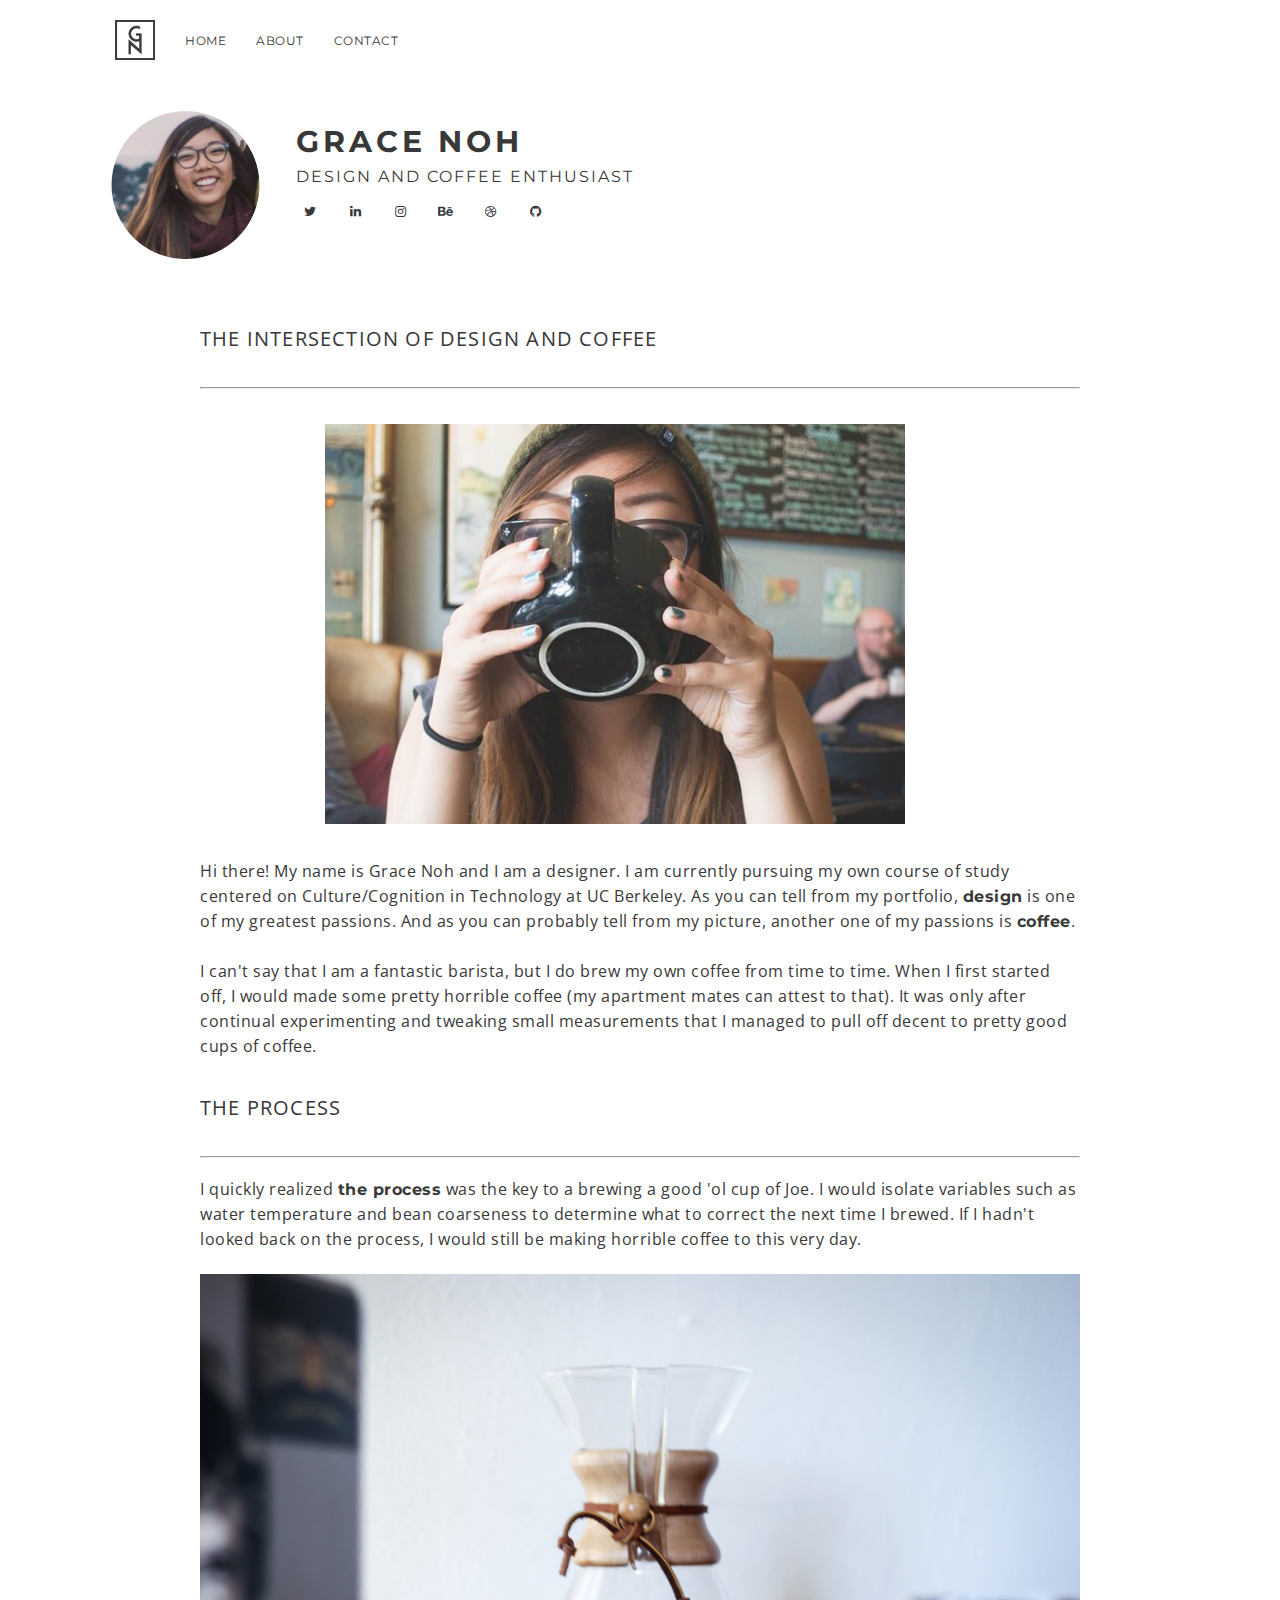
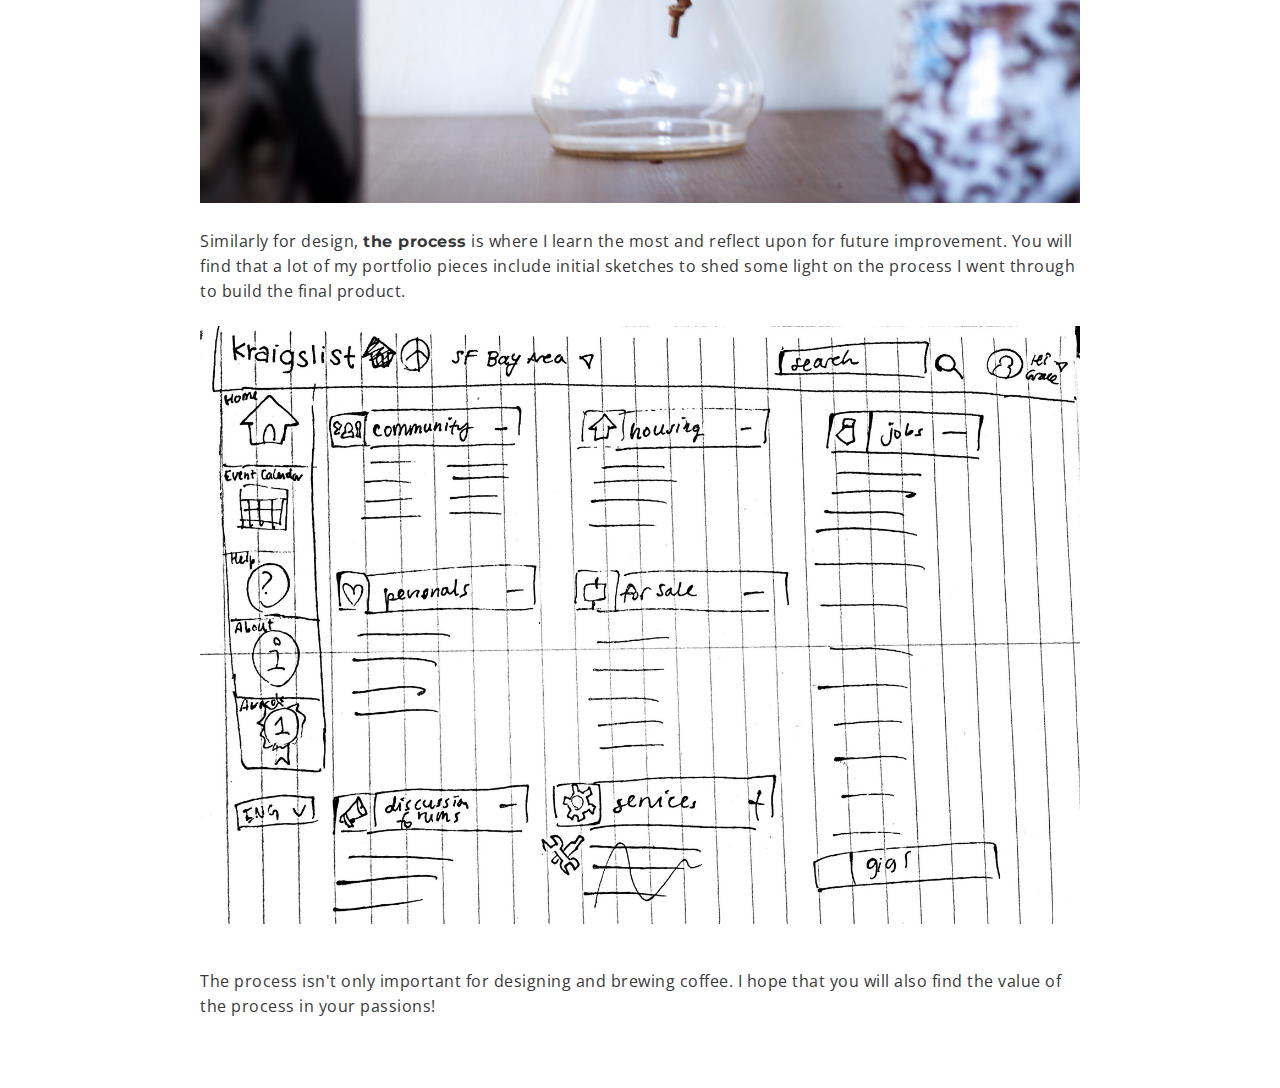
<file: about.html>
<!DOCTYPE html>
<html>

<head>

    <title>Grace Noh's Design Portfolio</title>
    <link rel="stylesheet" type="text/css" href="main.css">
    <link rel="icon" type="image/png" href="images/favicon-32x32.png" sizes="32x32" />
    <link rel="icon" type="image/png" href="images/favicon-16x16.png" sizes="16x16" />
    <link href='https://fonts.googleapis.com/css?family=Montserrat:400,700' rel='stylesheet' type='text/css'>
    <link rel="stylesheet" href="https://maxcdn.bootstrapcdn.com/font-awesome/4.5.0/css/font-awesome.min.css">
    <link href='https://fonts.googleapis.com/css?family=Open+Sans:400,700' rel='stylesheet' type='text/css'>
    <meta name=viewport content="width=device-width, initial-scale=1">


</head>

<body>

    <div class="nav">
        
            <nav class="menu">
                <ul>

                <li><a href="home.html"><div id="logo"></div></a></li>
                <li><a href="home.html">HOME</a></li>
                <li><a href="about.html">ABOUT</a></li>
                <li><a href="contact.html">CONTACT</a></li>

                </ul>


            </nav>
        
    </div>


    <div class="bio">
        <img src="images/me.png" class="profile-pic">

        <div class="name">

            <h1>Grace Noh</h1>
            <h2>Design and Coffee Enthusiast</h2>

            <nav class="social-icons">
                    <ul>
                    <li><a href="https://twitter.com/graysnoww" target="_blank"><i class="fa fa-twitter"></i></a></li><li><a href="https://www.linkedin.com/in/gracenoh" target="_blank"><i class="fa fa-linkedin"></i></a></li><li><a href="https://instagram.com/graysnoww/" target="_blank"><i class="fa fa-instagram"></i></a><li><a href="https://behance.net/gracesnoh" target="_blank"><i class="fa fa-behance"></i></a></li><li><a href="https://dribbble.com/gracesnoh" target="_blank"><i class="fa fa-dribbble"></i></a></li><li><a href="https://github.com/gracesnoh" target="_blank"><i class="fa fa-github"></i></a></li>
                    </ul>
                </nav>

        </div>
    </div>

    <div class="about">
        <h5>The Intersection of Design and Coffee</h5><hr>
        <div class="crop"><img src="images/me-coffee.png" ></div>

        <p>Hi there! My name is Grace Noh and I am a designer. I am currently pursuing my own course of study centered on Culture/Cognition in Technology at UC Berkeley. As you can tell from my portfolio, <p1>design</p1> is one of my greatest passions. And as you can probably tell from my picture, another one of my passions is <p1>coffee</p1>. 
        <br><br>
        I can't say that I am a fantastic barista, but I do brew my own coffee from time to time. When I first started off, I would made some pretty horrible coffee (my apartment mates can attest to that). It was only after continual experimenting and tweaking small measurements that I managed to pull off decent to pretty good cups of coffee.</p>
        
        <h5>The Process</h5>
        <hr><br>
        <p>I quickly realized <p1>the process</p1> was the key to a brewing a good 'ol cup of Joe. I would isolate variables such as water temperature and bean coarseness to determine what to correct the next time I brewed. If I hadn't looked back on the process, I would still be making horrible coffee to this very day.</p>
        <br>

        <div class="collage">
            <img src="images/chemex.jpg" class="big-pic">
        </div>

        <br>
        <p>Similarly for design, <p1>the process</p1> is where I learn the most and reflect upon for future improvement. You will find that a lot of my portfolio pieces include initial sketches to shed some light on the process I went through to build the final product.</p>
        <br>

        <div class="collage">
        <img src="images/kraigslist-sketch.jpg" class="big-pic">
        </div>
        
        <br><br>
        <p>The process isn't only important for designing and brewing coffee. I hope that you will also find the value of the process in your passions!</p>
        <br>
    </div>

</body>

</html>
</file>
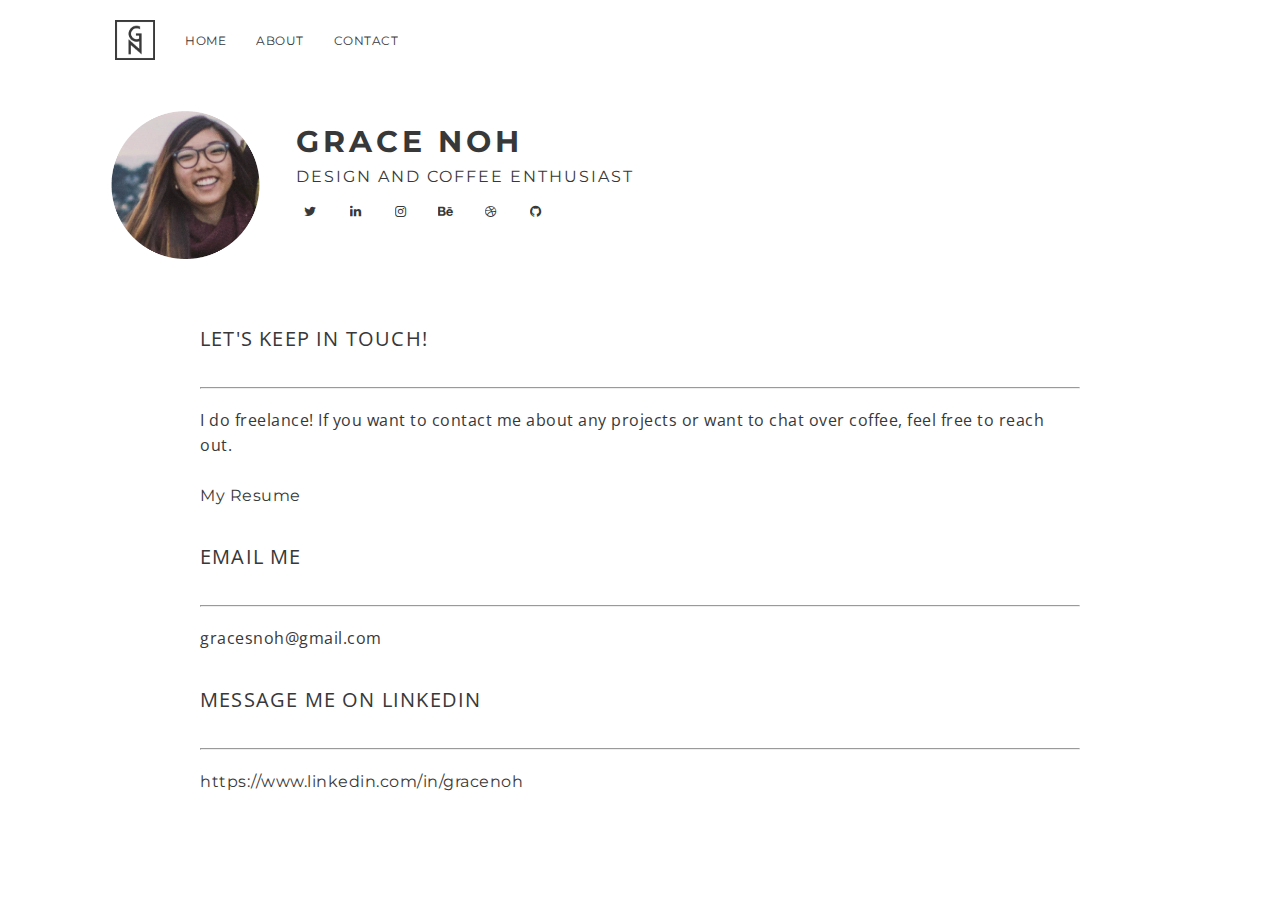
<file: contact.html>
<!DOCTYPE html>
<html>

<head>

    <title>Grace Noh's Design Portfolio</title>
    <link rel="stylesheet" type="text/css" href="main.css">
    <link rel="icon" type="image/png" href="images/favicon-32x32.png" sizes="32x32" />
    <link rel="icon" type="image/png" href="images/favicon-16x16.png" sizes="16x16" />
    <link href='https://fonts.googleapis.com/css?family=Montserrat:400,700' rel='stylesheet' type='text/css'>
    <link rel="stylesheet" href="https://maxcdn.bootstrapcdn.com/font-awesome/4.5.0/css/font-awesome.min.css">
    <link href='https://fonts.googleapis.com/css?family=Open+Sans:400,700' rel='stylesheet' type='text/css'>
    <meta name=viewport content="width=device-width, initial-scale=1">

</head>

<body>

    <div class="nav">
        
            <nav class="menu">
                <ul>

                <li><a href="home.html"><div id="logo"></div></a></li>
                <li><a href="home.html">HOME</a></li>
                <li><a href="about.html">ABOUT</a></li>
                <li><a href="contact.html">CONTACT</a></li>

                </ul>


            </nav>
        
    </div>


    <div class="bio">
        <img src="images/me.png" class="profile-pic">

        <div class="name">

            <h1>Grace Noh</h1>
            <h2>Design and Coffee Enthusiast</h2>

            <nav class="social-icons">
                    <ul>
                    <li><a href="https://twitter.com/graysnoww" target="_blank"><i class="fa fa-twitter"></i></a></li><li><a href="https://www.linkedin.com/in/gracenoh" target="_blank"><i class="fa fa-linkedin"></i></a></li><li><a href="https://instagram.com/graysnoww/" target="_blank"><i class="fa fa-instagram"></i></a><li><a href="https://behance.net/gracesnoh" target="_blank"><i class="fa fa-behance"></i></a></li><li><a href="https://dribbble.com/gracesnoh" target="_blank"><i class="fa fa-dribbble"></i></a></li><li><a href="https://github.com/gracesnoh" target="_blank"><i class="fa fa-github"></i></a></li>
                    </ul>
                </nav>

        </div>
    </div>

    <div class="contact">
        <h5>Let's Keep in Touch!</h5>
        <hr><br>

        <p>I do freelance! If you want to contact me about any projects or want to chat over coffee, feel free to reach out.
        <br><br>
        <a href="https://drive.google.com/file/d/0BzTA2Rjp51sQdkdrSEg3UG9XM3c/view" target="_blank">My Resume</a>
        </p>

        <h5>Email Me</h5>
        <hr><br>
        <p>gracesnoh@gmail.com</p>

        <h5>Message Me on LinkedIN</h5>
        <hr><br>
        <p><a href="https://www.linkedin.com/in/gracenoh" target="_blank">https://www.linkedin.com/in/gracenoh</a></p>


    </div>

</body>

</html>
</file>
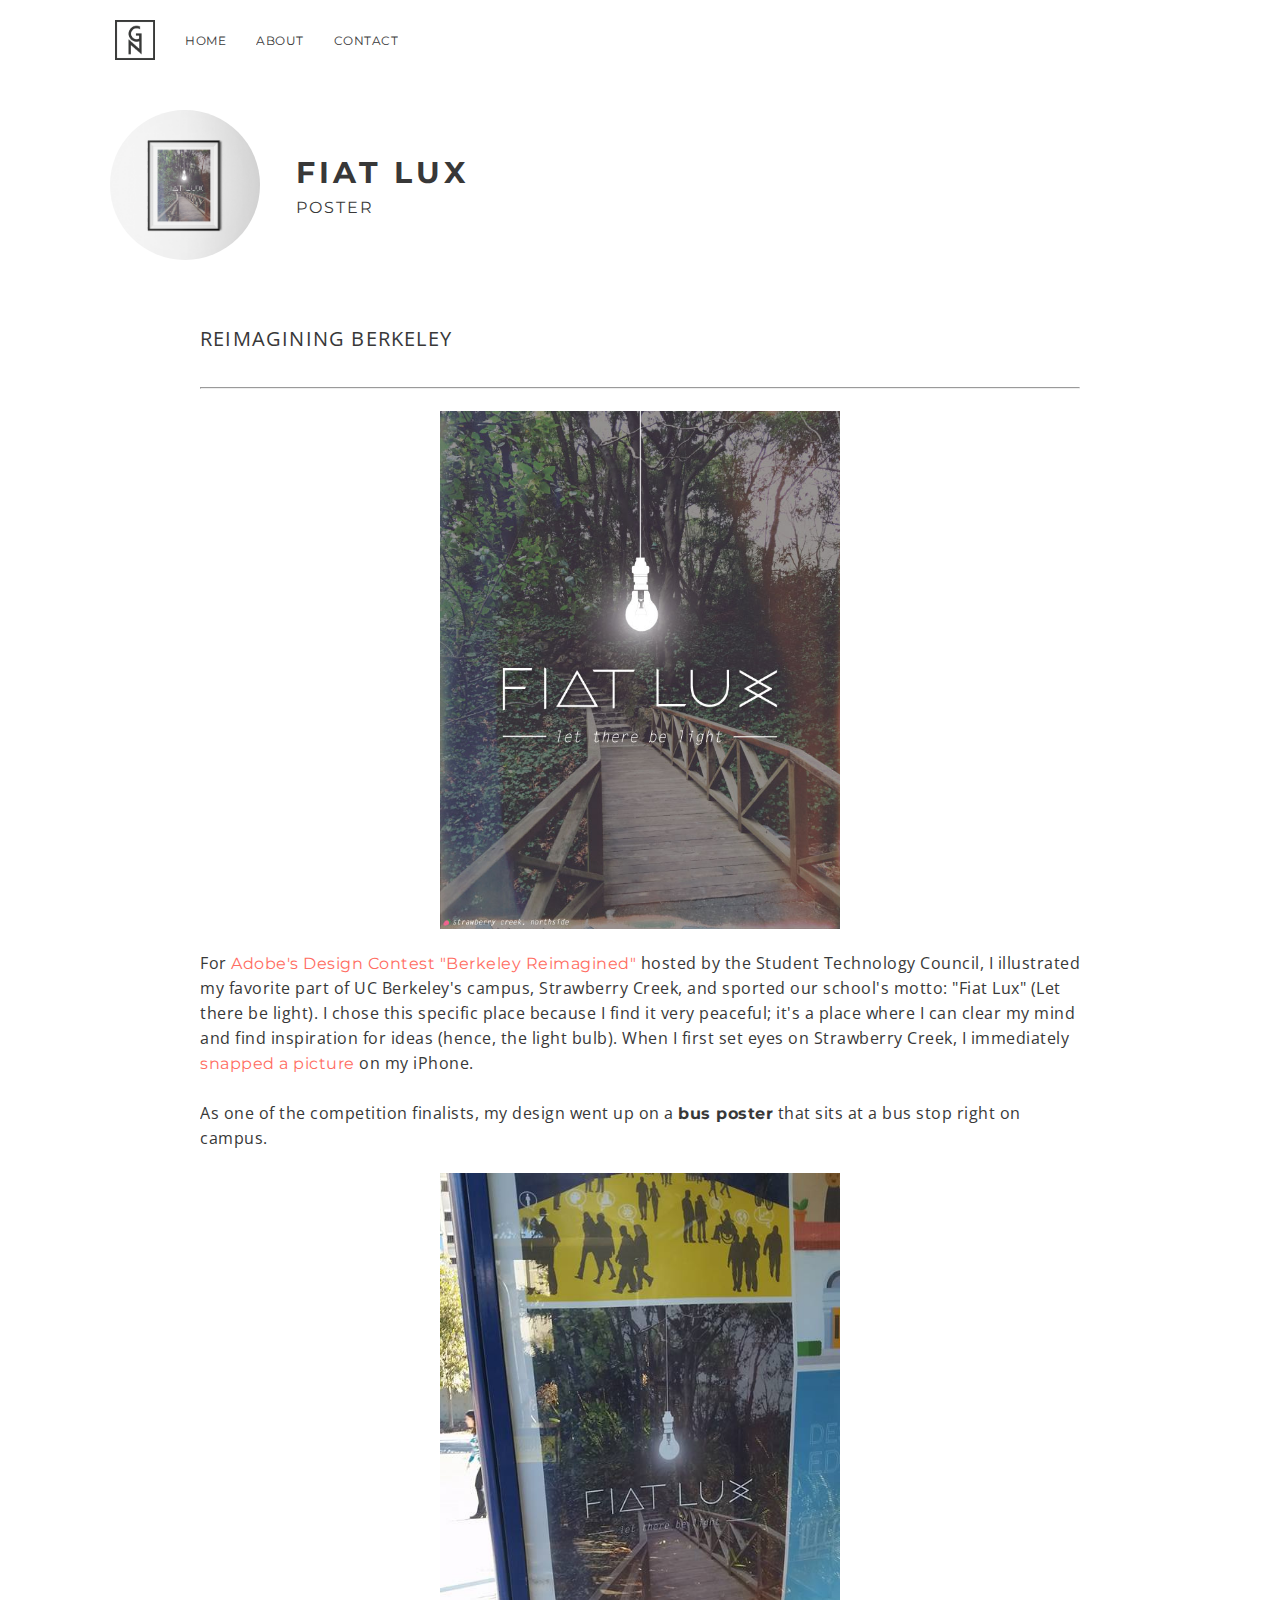
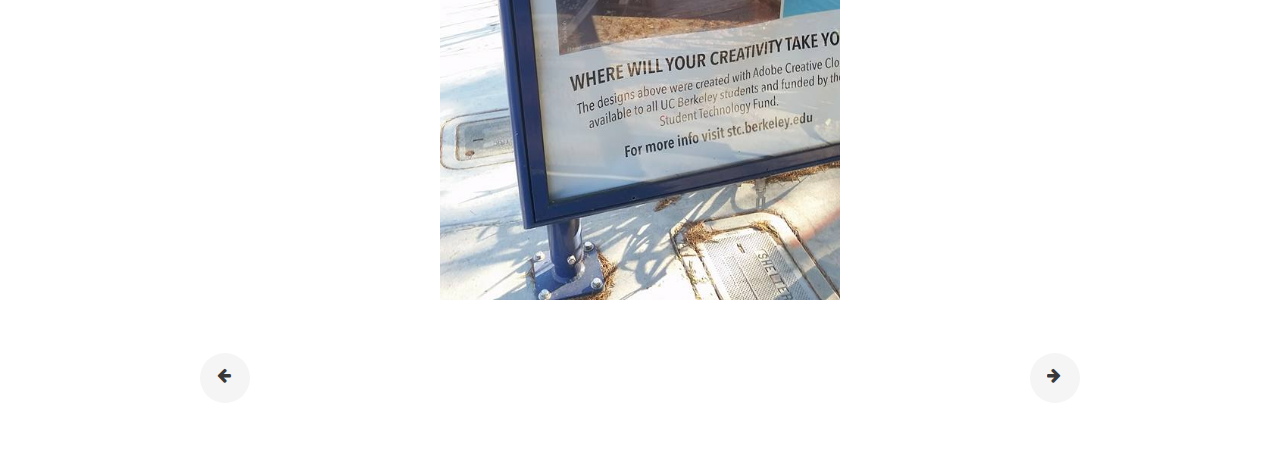
<file: fiatlux.html>
<!DOCTYPE html>
<html>

<head>

	<title>Grace Noh's Design Portfolio</title>
	<link rel="stylesheet" type="text/css" href="main.css">
    <link rel="icon" type="image/png" href="images/favicon-32x32.png" sizes="32x32" />
    <link rel="icon" type="image/png" href="images/favicon-16x16.png" sizes="16x16" />
	<link href='https://fonts.googleapis.com/css?family=Montserrat:400,700' rel='stylesheet' type='text/css'>
	<link rel="stylesheet" href="https://maxcdn.bootstrapcdn.com/font-awesome/4.5.0/css/font-awesome.min.css">
	<link href='https://fonts.googleapis.com/css?family=Open+Sans:400,700' rel='stylesheet' type='text/css'>
	<meta name=viewport content="width=device-width, initial-scale=1">



</head>

<body>

	<div class="nav">
		
			<nav class="menu">
				<ul>

				<li><a href="home.html"><div id="logo"></div></a></li>
		        <li><a href="home.html">HOME</a></li>
		        <li><a href="about.html">ABOUT</a></li>
		        <li><a href="contact.html">CONTACT</a></li>

		      	</ul>


	      	</nav>
	    
	</div>

    <div class="bio">
        <img src="images/fiatlux-framed.png" class="portfolio-profile">

        <div class="name">

            <h1>Fiat Lux</h1>
            <h2>Poster</h2>

        </div>


    </div>


    <div class="description">

    <h5>Reimagining Berkeley</h5>
	<hr><br>

   	<div class="collage">

    	<img src="images/fiatlux.jpg" class="pic">

    </div>
    <br>
    <p>For <a href="http://stc.berkeley.edu/competitions/adobe-design-contest/2015" target="_blank">Adobe's Design Contest "Berkeley Reimagined"</a> hosted by the Student Technology Council, I illustrated my favorite part of UC Berkeley's campus, Strawberry Creek, and sported our school's motto: "Fiat Lux" (Let there be light). I chose this specific place because I find it very peaceful; it's a place where I can clear my mind and find inspiration for ideas (hence, the light bulb). When I first set eyes on Strawberry Creek, I immediately <a href="https://www.instagram.com/p/jsKK4uzS2s/?taken-by=graysnoww" target="_blank">snapped a picture</a> on my iPhone.
	<br><br>
	As one of the competition finalists, my design went up on a <p1>bus poster</p1> that sits at a bus stop right on campus.
    </p>
    <br>
    <div class="collage">

    	<img src="images/bus-poster.jpg" class="pic">

    </div>
  


	</div>



	<div class="nav-projects">
		<a class="prev" href="infographic.html">
			<div class="icon">
				<i class="fa fa-arrow-left"></i>
			</div>
		</a>

		<a class="next" href="googlantis.html">
			<div class="icon">
				<i class="fa fa-arrow-right"></i>
			</div>

		</a>
	</div>


</body>

</html>
</file>
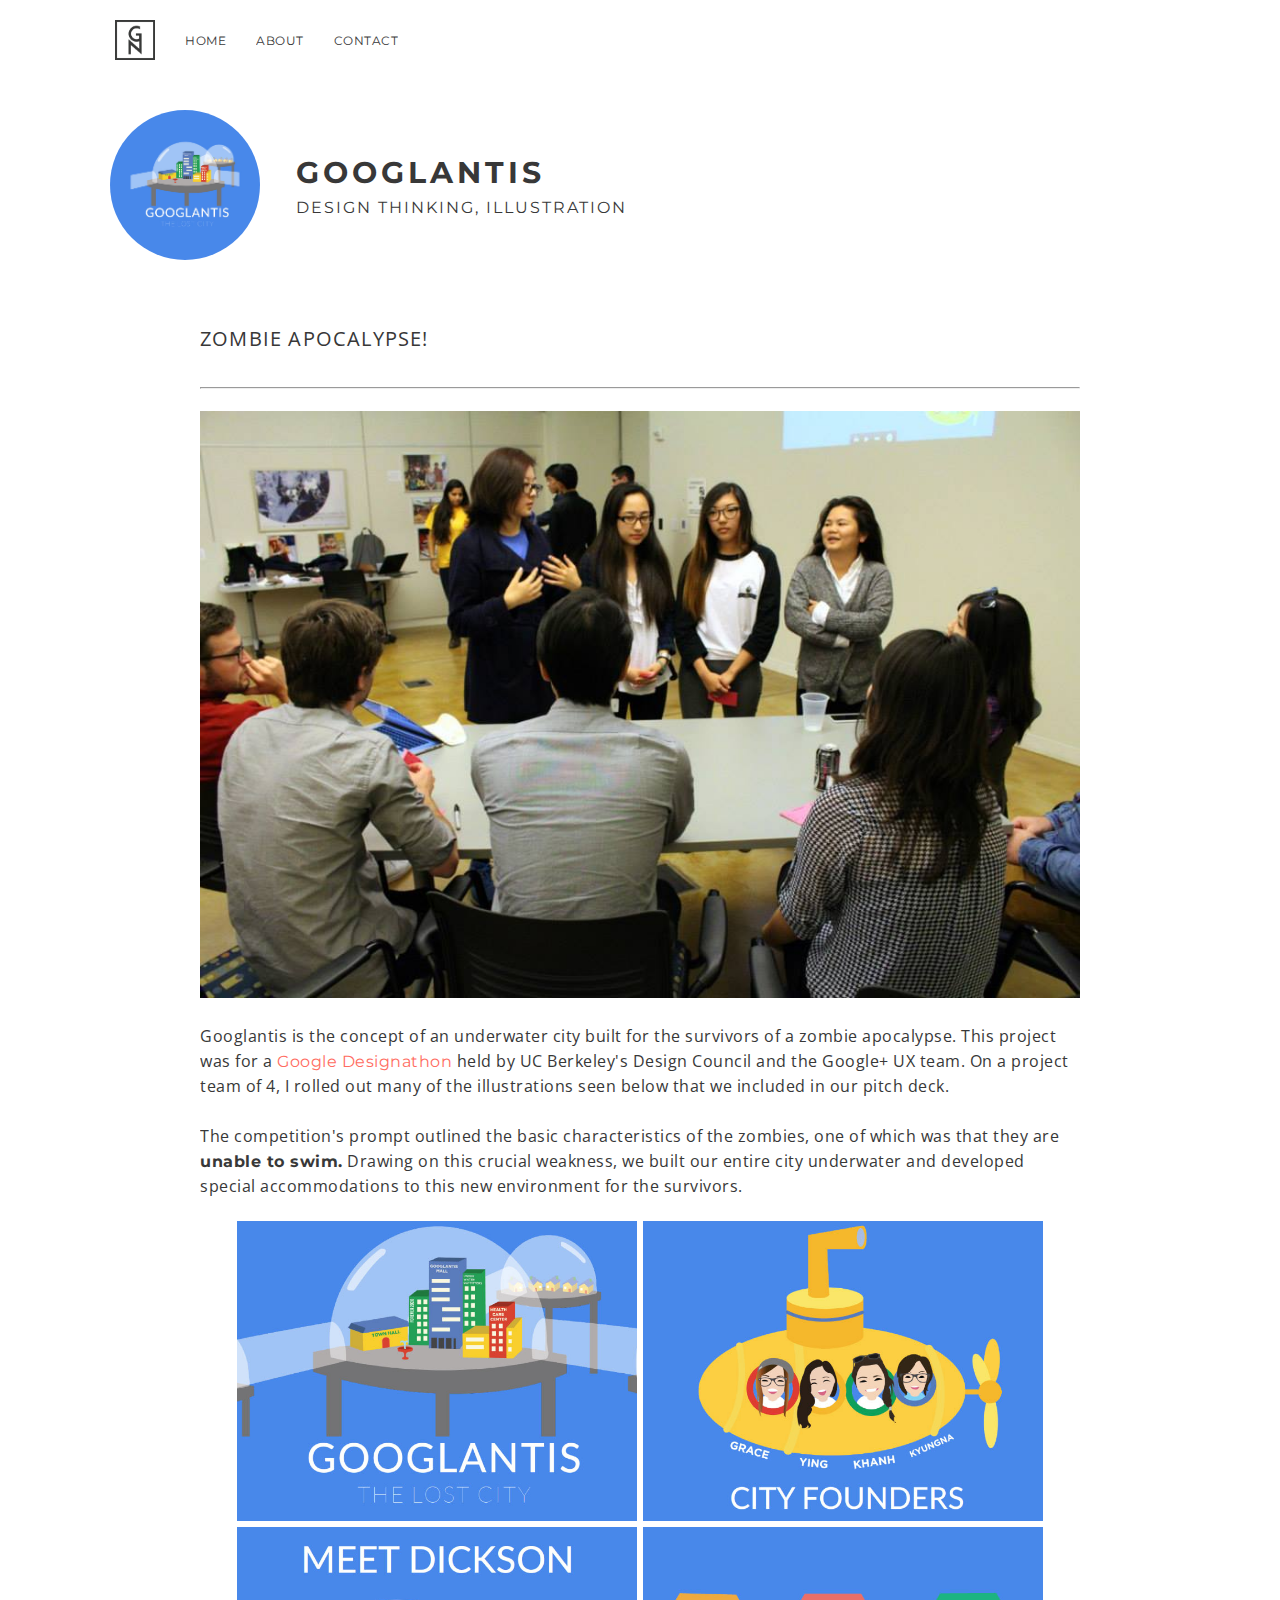
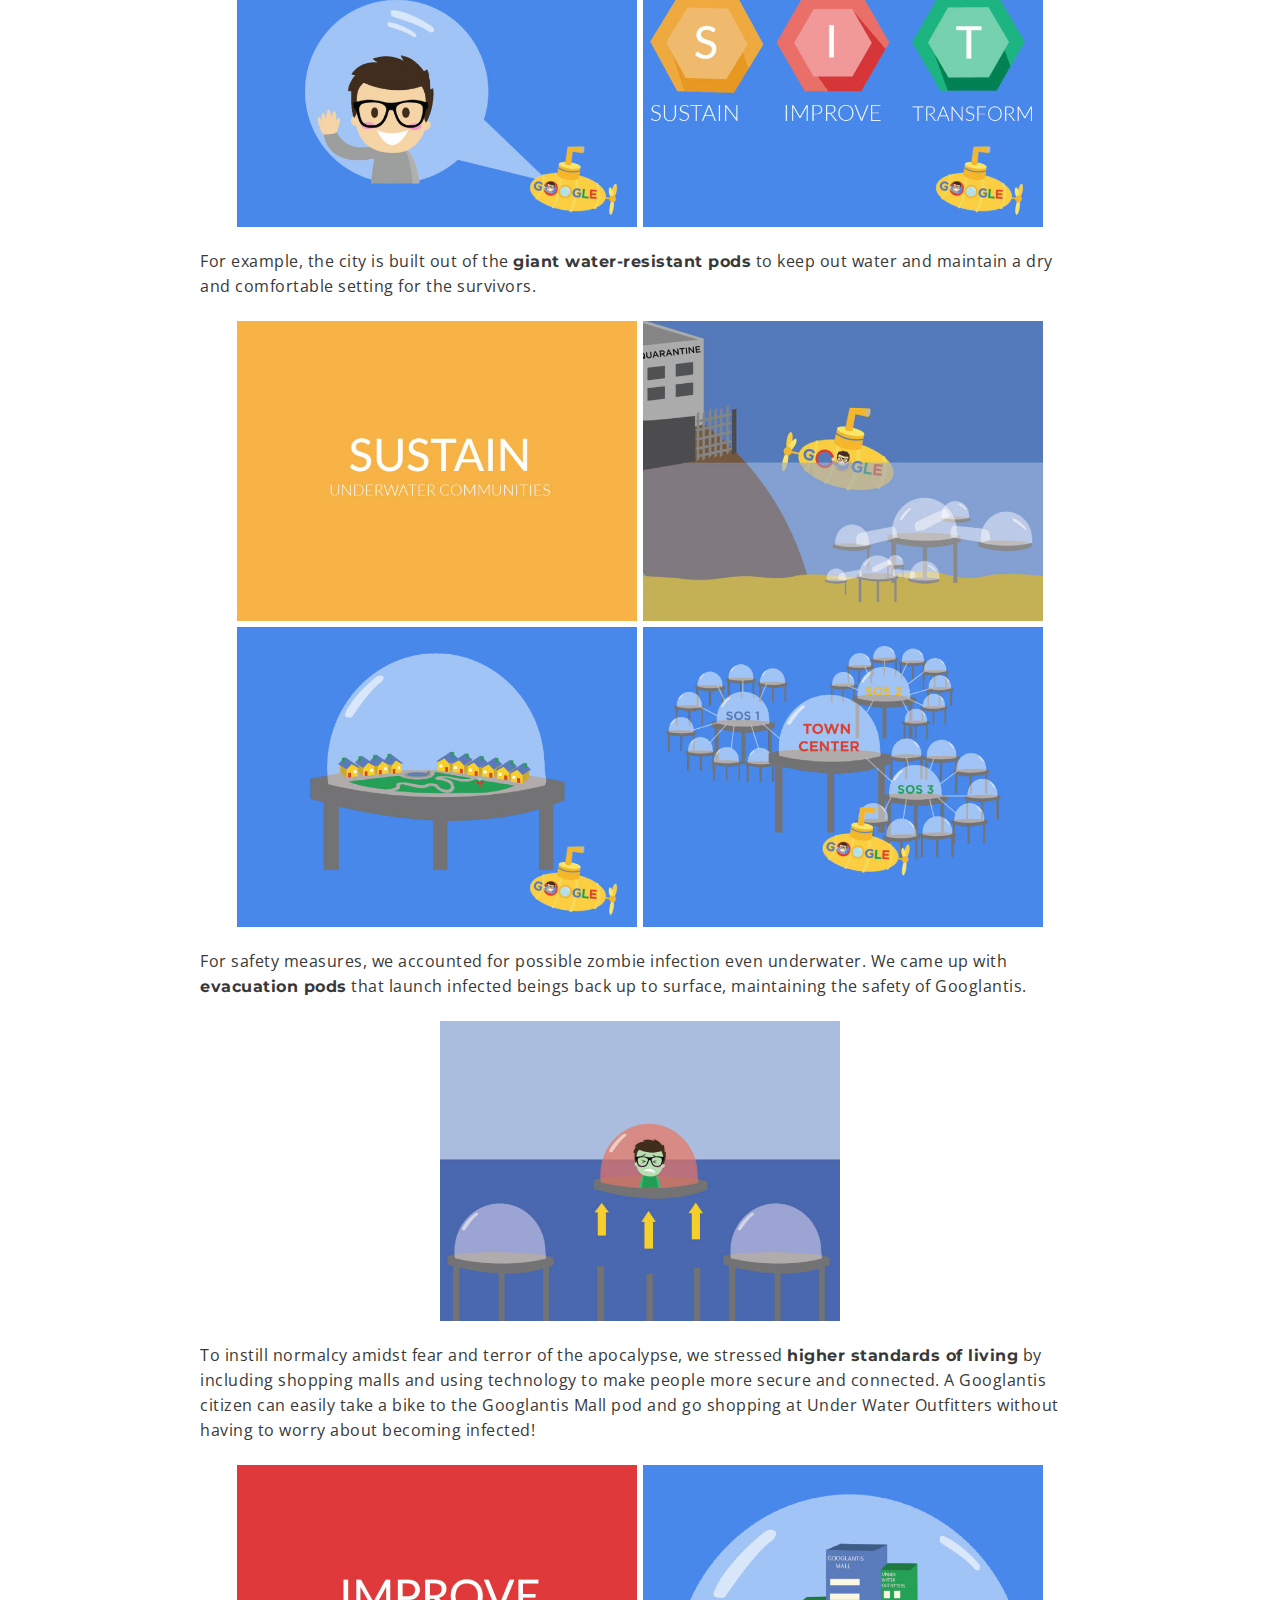
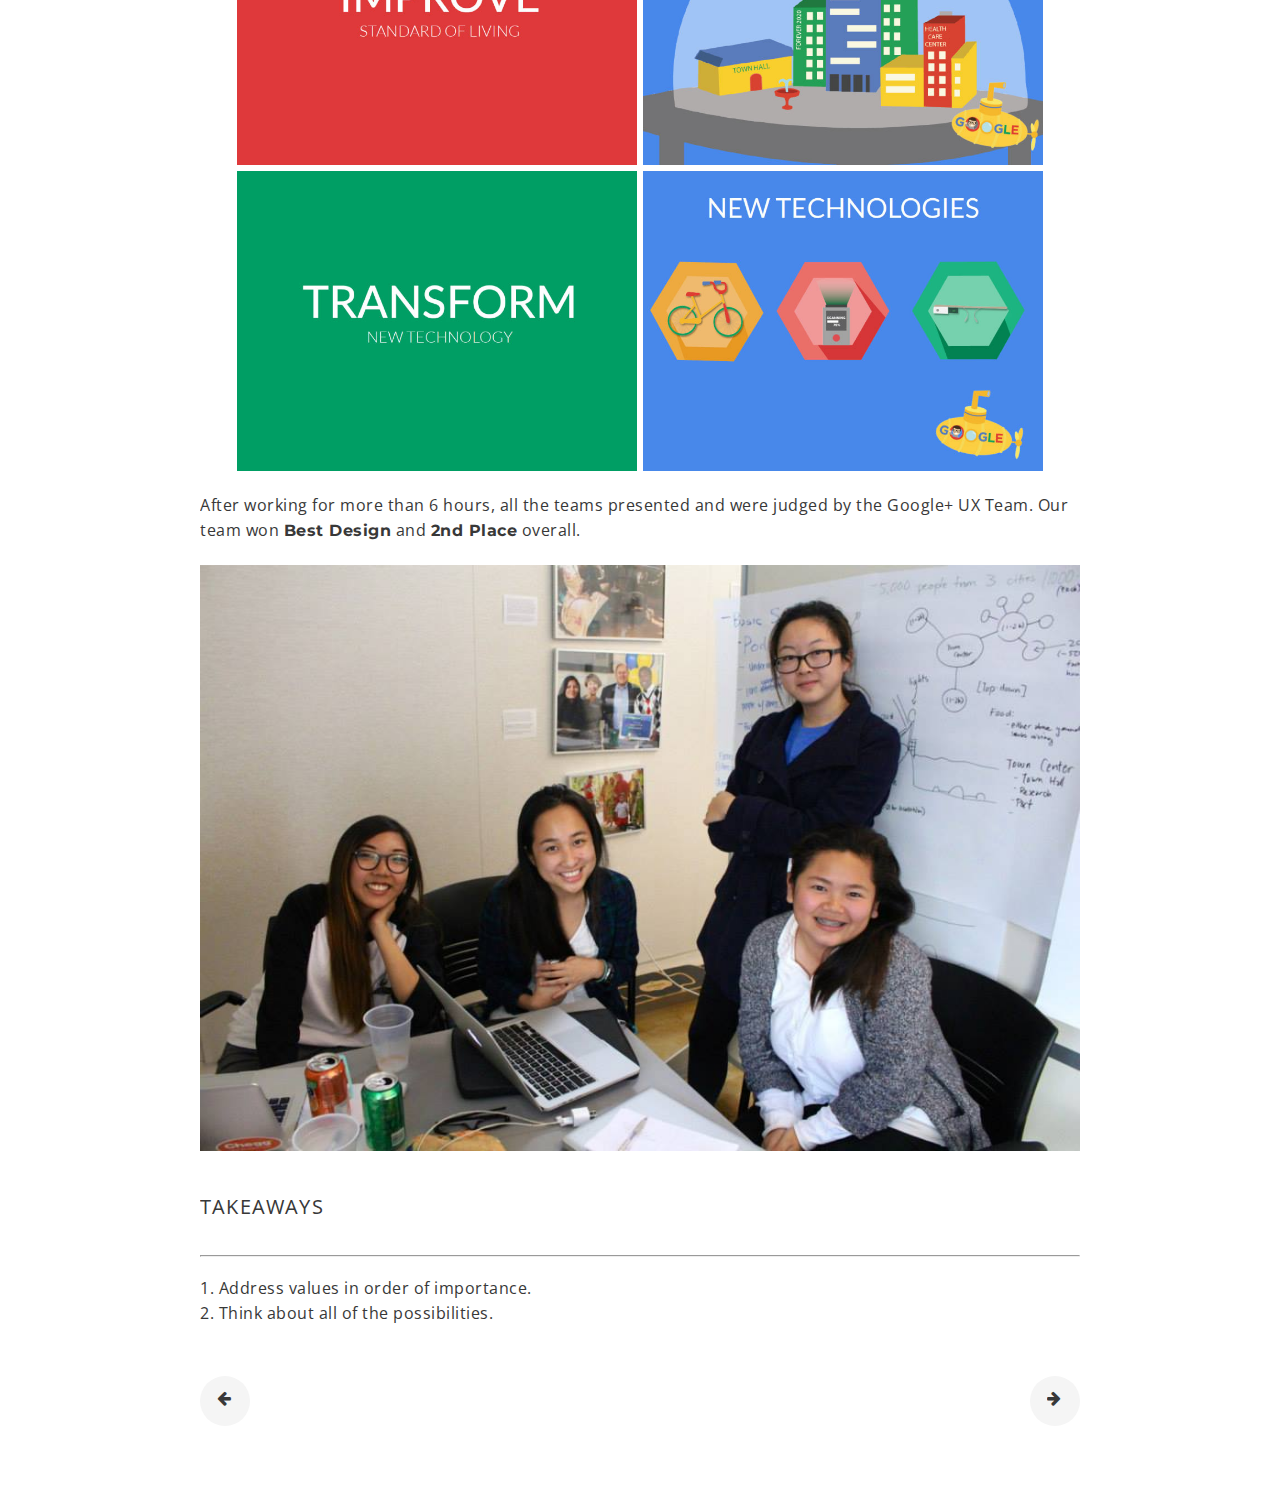
<file: googlantis.html>
<!DOCTYPE html>
<html>

<head>

	<title>Grace Noh's Design Portfolio</title>
	<link rel="stylesheet" type="text/css" href="main.css">
    <link rel="icon" type="image/png" href="images/favicon-32x32.png" sizes="32x32" />
    <link rel="icon" type="image/png" href="images/favicon-16x16.png" sizes="16x16" />
	<link href='https://fonts.googleapis.com/css?family=Montserrat:400,700' rel='stylesheet' type='text/css'>
	<link rel="stylesheet" href="https://maxcdn.bootstrapcdn.com/font-awesome/4.5.0/css/font-awesome.min.css">
	<link href='https://fonts.googleapis.com/css?family=Open+Sans:400,700' rel='stylesheet' type='text/css'>
    <meta name=viewport content="width=device-width, initial-scale=1">


</head>

<body>

	<div class="nav">
		
			<nav class="menu">
				<ul>

				<li><a href="home.html"><div id="logo"></div></a></li>
		        <li><a href="home.html">HOME</a></li>
		        <li><a href="about.html">ABOUT</a></li>
		        <li><a href="contact.html">CONTACT</a></li>

		      	</ul>


	      	</nav>
	    
	</div>

    <div class="bio">
        <img src="images/googlantis-framed.jpg" class="portfolio-profile">

        <div class="name">

            <h1>Googlantis</h1>
            <h2>Design Thinking, Illustration</h2>

        </div>


    </div>


    <div class="description">

    <h5>Zombie Apocalypse!</h5>
	<hr><br>

   	<div class="collage">

    	<img src="images/gd-1.jpg" class="big-pic">

    </div>
    <br>
    <p>Googlantis is the concept of an underwater city built for the survivors of a zombie apocalypse. This project was for a <a href="http://innovation.berkeley.edu/designathon/" target="_blank">Google Designathon</a> held by UC Berkeley's Design Council and the Google+ UX team. On a project team of 4, I rolled out many of the illustrations seen below that we included in our pitch deck. 
    <br><br>The competition's prompt outlined the basic characteristics of the zombies, one of which was that they are <p1>unable to swim.</p1> Drawing on this crucial weakness, we built our entire city underwater and developed special accommodations to this new environment for the survivors.</p>
    <br>
    <div class="collage">

    	<img src="images/googlantis-slide-1.jpg" class="pic">
    	<img src="images/googlantis-slide-2.jpg" class="pic">
    	<img src="images/googlantis-slide-3.jpg" class="pic">
    	<img src="images/googlantis-slide-4.jpg" class="pic">

    </div>
    <br>
	<p>For example, the city is built out of the <p1>giant water-resistant pods</p1> to keep out water and maintain a dry and comfortable setting for the survivors.</p>
    <br>
    <div class="collage">

    	<img src="images/googlantis-slide-6.jpg" class="pic">
    	<img src="images/googlantis-slide-7.jpg" class="pic">
    	<img src="images/googlantis-slide-8.jpg" class="pic">
    	<img src="images/googlantis-slide-9.jpg" class="pic">

    </div>
    <br>

	<p>For safety measures, we accounted for possible zombie infection even underwater. We came up with <p1>evacuation pods</p1> that launch infected beings back up to surface, maintaining the safety of Googlantis.</p>
    <br>
    <div class="collage">

    	<img src="images/googlantis-slide-11.jpg" class="pic">

    </div>
    <br>
	<p>To instill normalcy amidst fear and terror of the apocalypse, we stressed <p1>higher standards of living</p1> by including shopping malls and using technology to make people more secure and connected. A Googlantis citizen can easily take a bike to the Googlantis Mall pod and go shopping at Under Water Outfitters without having to worry about becoming infected!</p>
    <br>
    <div class="collage">

    	<img src="images/googlantis-slide-12.jpg" class="pic">
    	<img src="images/googlantis-slide-13.jpg" class="pic">
    	<img src="images/googlantis-slide-14.jpg" class="pic">
    	<img src="images/googlantis-slide-15.jpg" class="pic">

    </div>
    <br>
    <p>After working for more than 6 hours, all the teams presented and were judged by the Google+ UX Team. Our team won <p1>Best Design</p1> and <p1>2nd Place</p1> overall.</p>
    <br>
    <div class="collage">

        <img src="images/googlantis-team.jpg" class="big-pic">

    </div>

	<h5>Takeaways</h5>
	<hr><br>
	<p>
	1. Address values in order of importance.
	<br>
	2. Think about all of the possibilities.
	</p>

	</div>

	<div class="nav-projects">
		<a class="prev" href="fiatlux.html">
			<div class="icon">
				<i class="fa fa-arrow-left"></i>
			</div>
		</a>

		<a class="next" href="sencha-icons.html">
			<div class="icon">
				<i class="fa fa-arrow-right"></i>
			</div>

		</a>
	</div>


</body>

</html>
</file>
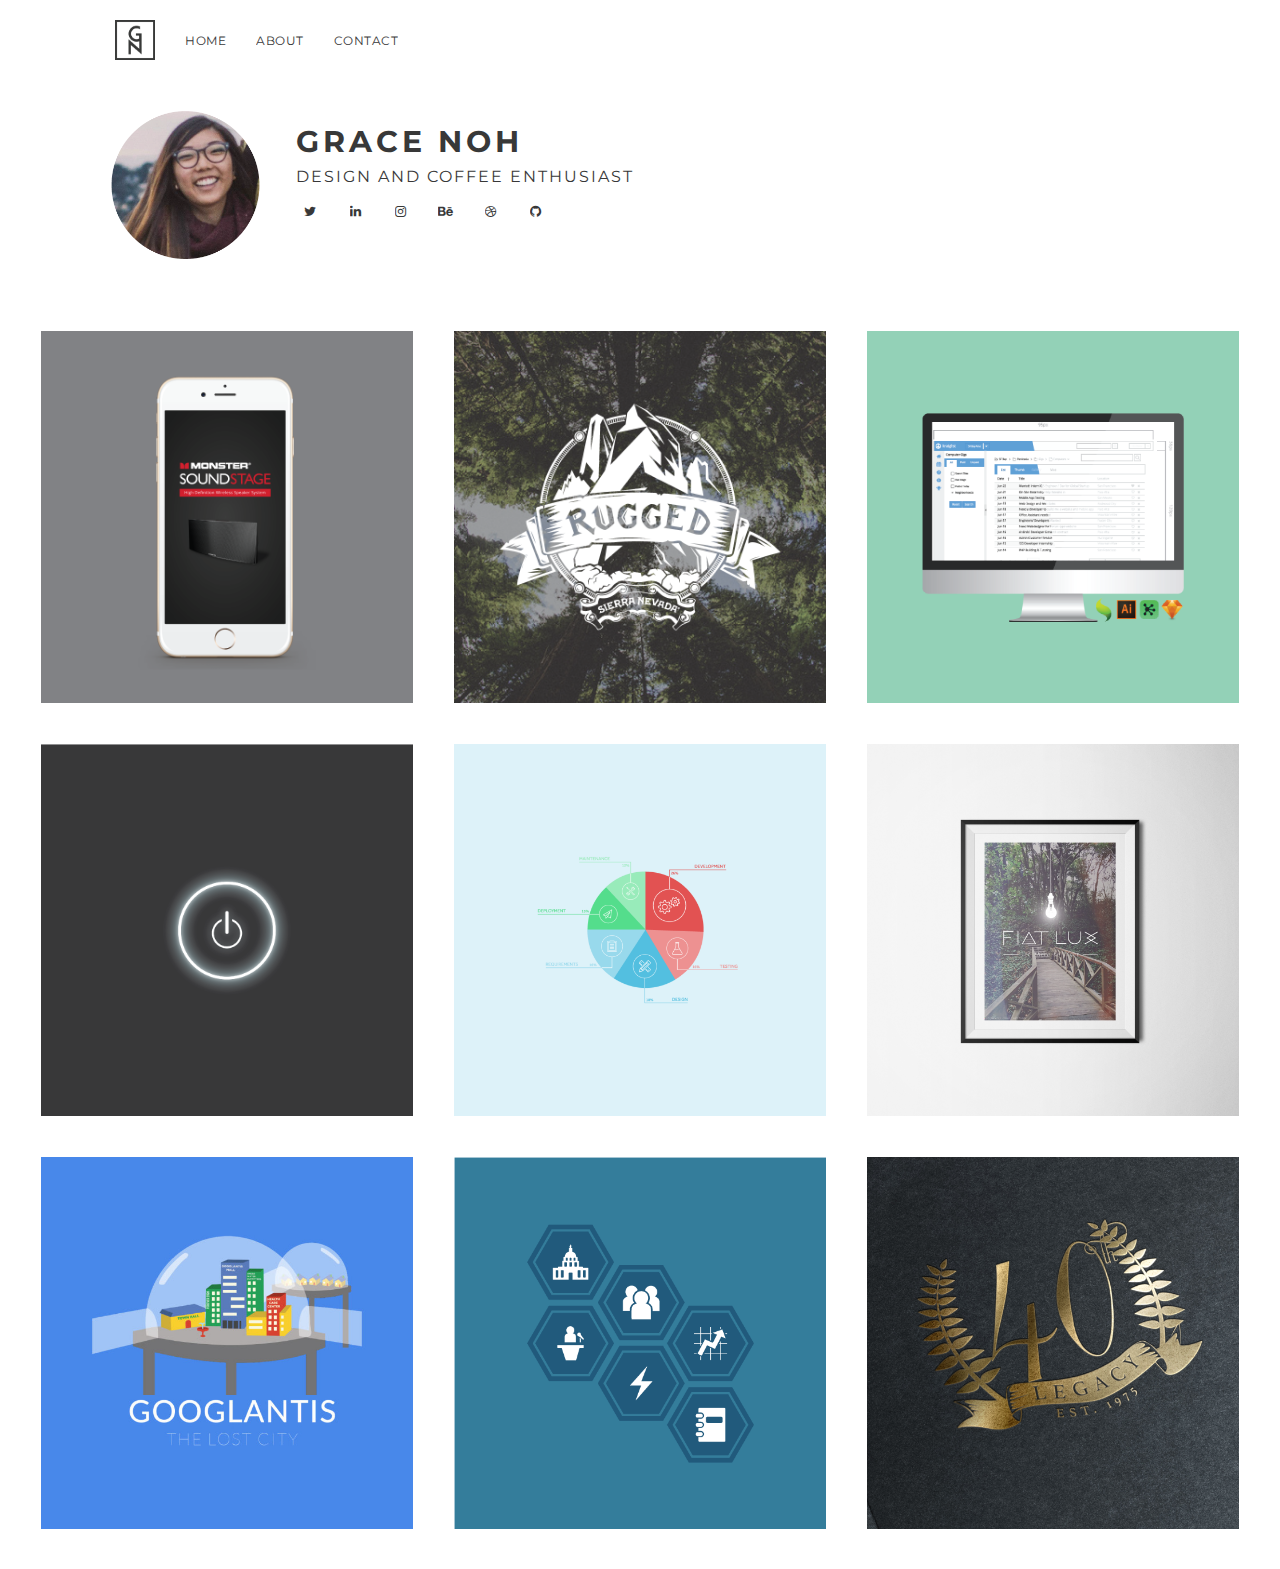
<file: home.html>
<!DOCTYPE html>
<html>

<head>

	<title>Grace Noh's Design Portfolio</title>
	<link rel="stylesheet" type="text/css" href="main.css">
    <link rel="icon" type="image/png" href="images/favicon-32x32.png" sizes="32x32" />
    <link rel="icon" type="image/png" href="images/favicon-16x16.png" sizes="16x16" />
	<link href='https://fonts.googleapis.com/css?family=Montserrat:400,700' rel='stylesheet' type='text/css'>
	<link rel="stylesheet" href="https://maxcdn.bootstrapcdn.com/font-awesome/4.5.0/css/font-awesome.min.css">
	<link href='https://fonts.googleapis.com/css?family=Open+Sans:400,700' rel='stylesheet' type='text/css'>
    <meta name=viewport content="width=device-width, initial-scale=1">

</head>

<body>

	<div class="nav">
		
			<nav class="menu">
				<ul>

				<li><a href="home.html"><div id="logo"></div></a></li>
		        <li><a href="home.html">HOME</a></li>
		        <li><a href="about.html">ABOUT</a></li>
		        <li><a href="contact.html">CONTACT</a></li>

		      	</ul>


	      	</nav>
	    
	</div>


	<div class="bio">
		<img src="images/me.png" class="profile-pic">

		<div class="name">

			<h1>Grace Noh</h1>
			<h2>Design and Coffee Enthusiast</h2>

	        <nav class="social-icons">
                    <ul>
		            <li><a href="https://twitter.com/graysnoww" target="_blank"><i class="fa fa-twitter"></i></a></li><li><a href="https://www.linkedin.com/in/gracenoh" target="_blank"><i class="fa fa-linkedin"></i></a></li><li><a href="https://instagram.com/graysnoww/" target="_blank"><i class="fa fa-instagram"></i></a><li><a href="https://behance.net/gracesnoh" target="_blank"><i class="fa fa-behance"></i></a></li><li><a href="https://dribbble.com/gracesnoh" target="_blank"><i class="fa fa-dribbble"></i></a></li><li><a href="https://github.com/gracesnoh" target="_blank"><i class="fa fa-github"></i></a></li>
                    </ul>
                </nav>

		</div>


	</div>

	<div class="wrapper">

		<a class="square bg img1" href="soundstage.html">
   			<div class="content">
        		<div class="table">
            		<div class="table-cell">
                		<h3>SoundStage</h3>
                		<h4>UI/UX, Mobile</h4>
            		</div>
        		</div>
    		</div>
		</a>

		<a class="square bg img2" href="rugged.html">
    		<div class="content">
        		<div class="table">
            		<div class="table-cell">
                		<h3>Rugged</h3>
                		<h4>Logo</h4>
            		</div>
        		</div>
    		</div>
		</a>

		<a class="square bg img3" href="stencils.html">
    		<div class="content">
        		<div class="table">
            		<div class="table-cell">
                		<h3>Ext JS Stencils</h3>
                		<h4>UI/UX Kit</h4>
            		</div>
       	 		</div>
    		</div>
		</a>

		<a class="square bg img4" href="restart.html">
   			<div class="content">
        		<div class="table">
            		<div class="table-cell">
                		<h3>Restart</h3>
                		<h4>UI/UX, Web</h4>
            		</div>
        		</div>
    		</div>
		</a>

		<a class="square bg img5" href="infographic.html">
    		<div class="content">
        		<div class="table">
            		<div class="table-cell">
                		<h3>Technology Market Trends</h3>
                		<h4>Infographic</h4>
            		</div>
        		</div>
    		</div>
		</a>

		<a class="square bg img6" href="fiatlux.html">
    		<div class="content">
        		<div class="table">
            		<div class="table-cell">
                		<h3>Fiat Lux</h3>
                		<h4>Print</h4>
            		</div>
        		</div>
    		</div>
		</a>

		<a class="square bg img7" href="googlantis.html">
    		<div class="content">
        		<div class="table">
            		<div class="table-cell">
                		<h3>Googlantis</h3>
                		<h4>Design Thinking, Illustration</h4>
            		</div>
        		</div>
    		</div>
		</a>

		<a class="square bg img8" href="sencha-icons.html">
    		<div class="content">
        		<div class="table">
            		<div class="table-cell">
                		<h3>Sencha Icons</h3>
                		<h4>Icon, Illustration</h4>
            		</div>
        		</div>
    		</div>
		</a>

		<a class="square bg img9" href="legacy.html">
    		<div class="content">
        		<div class="table">
            		<div class="table-cell">
                		<h3>Legacy</h3>
                		<h4>Logo, Print, Marketing</h4>
            		</div>
        		</div>
    		</div>
		</a>
	</div>



</body>

</html>
</file>
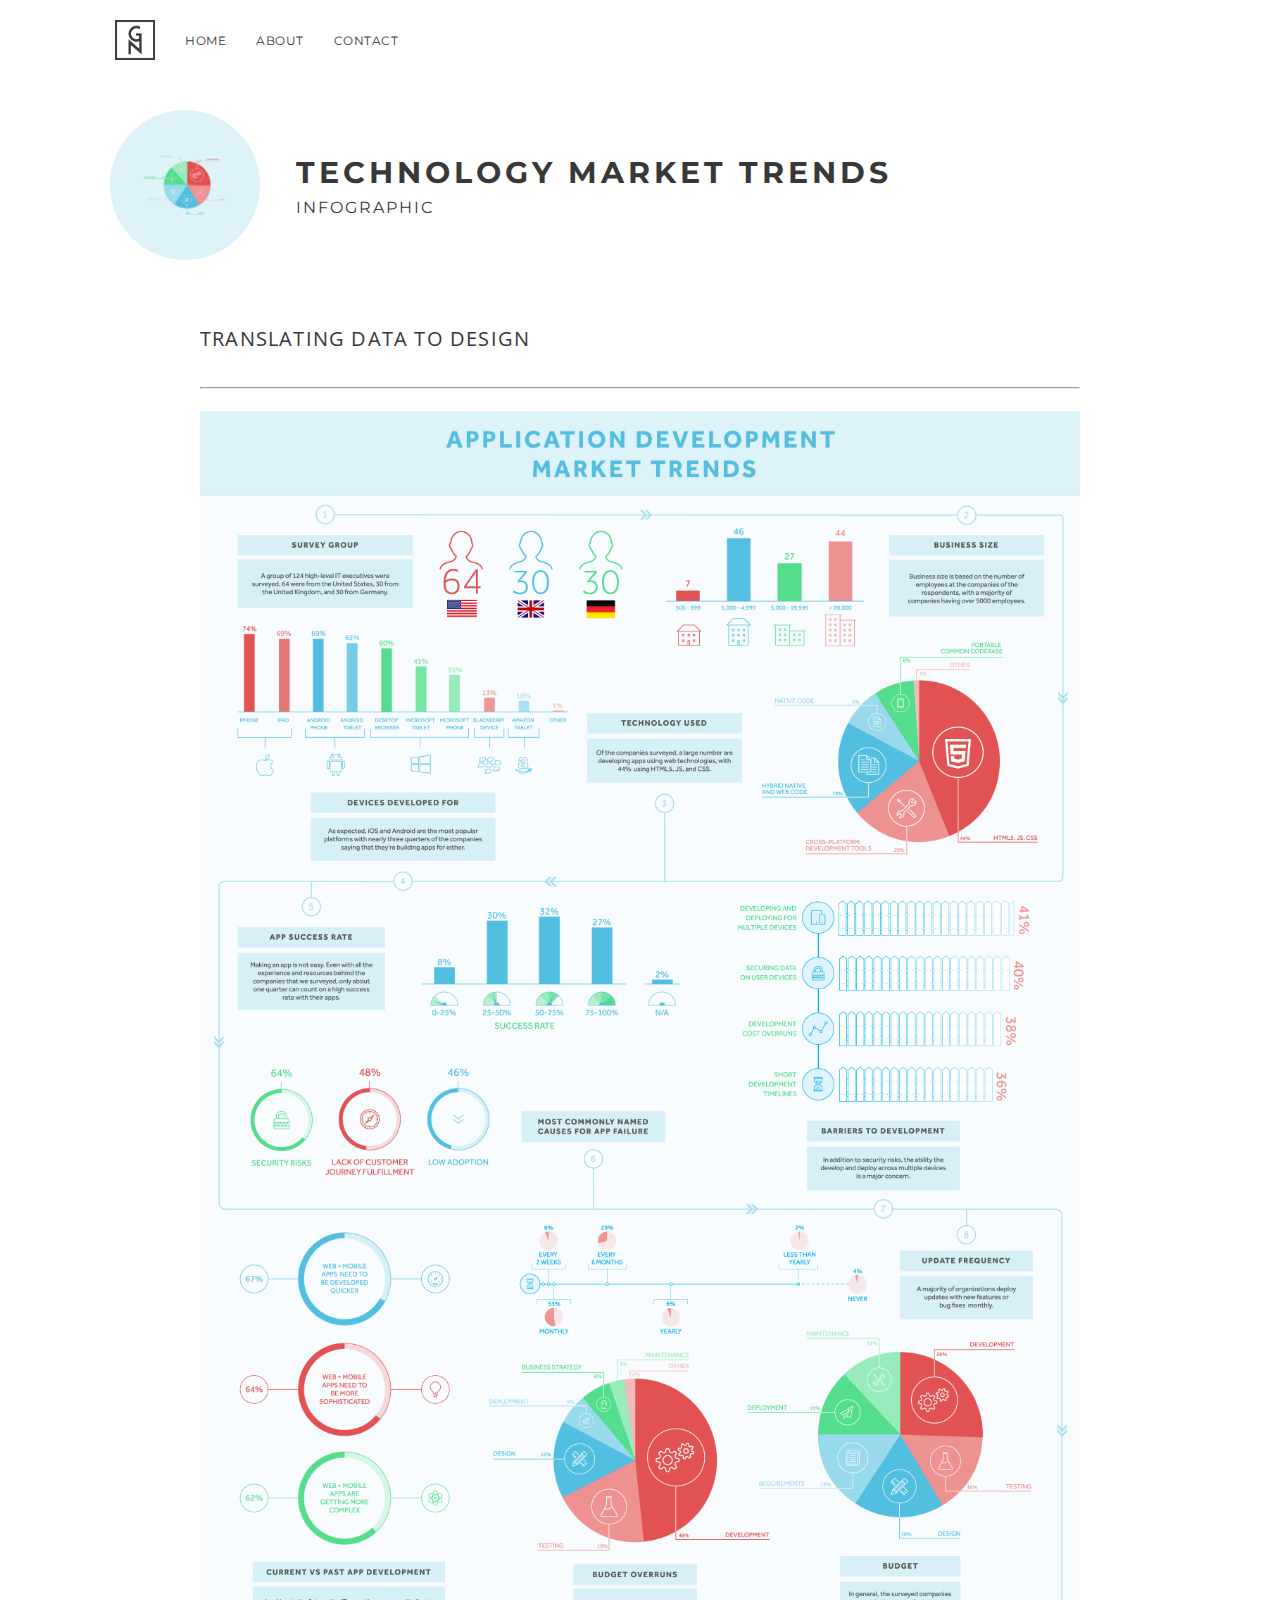
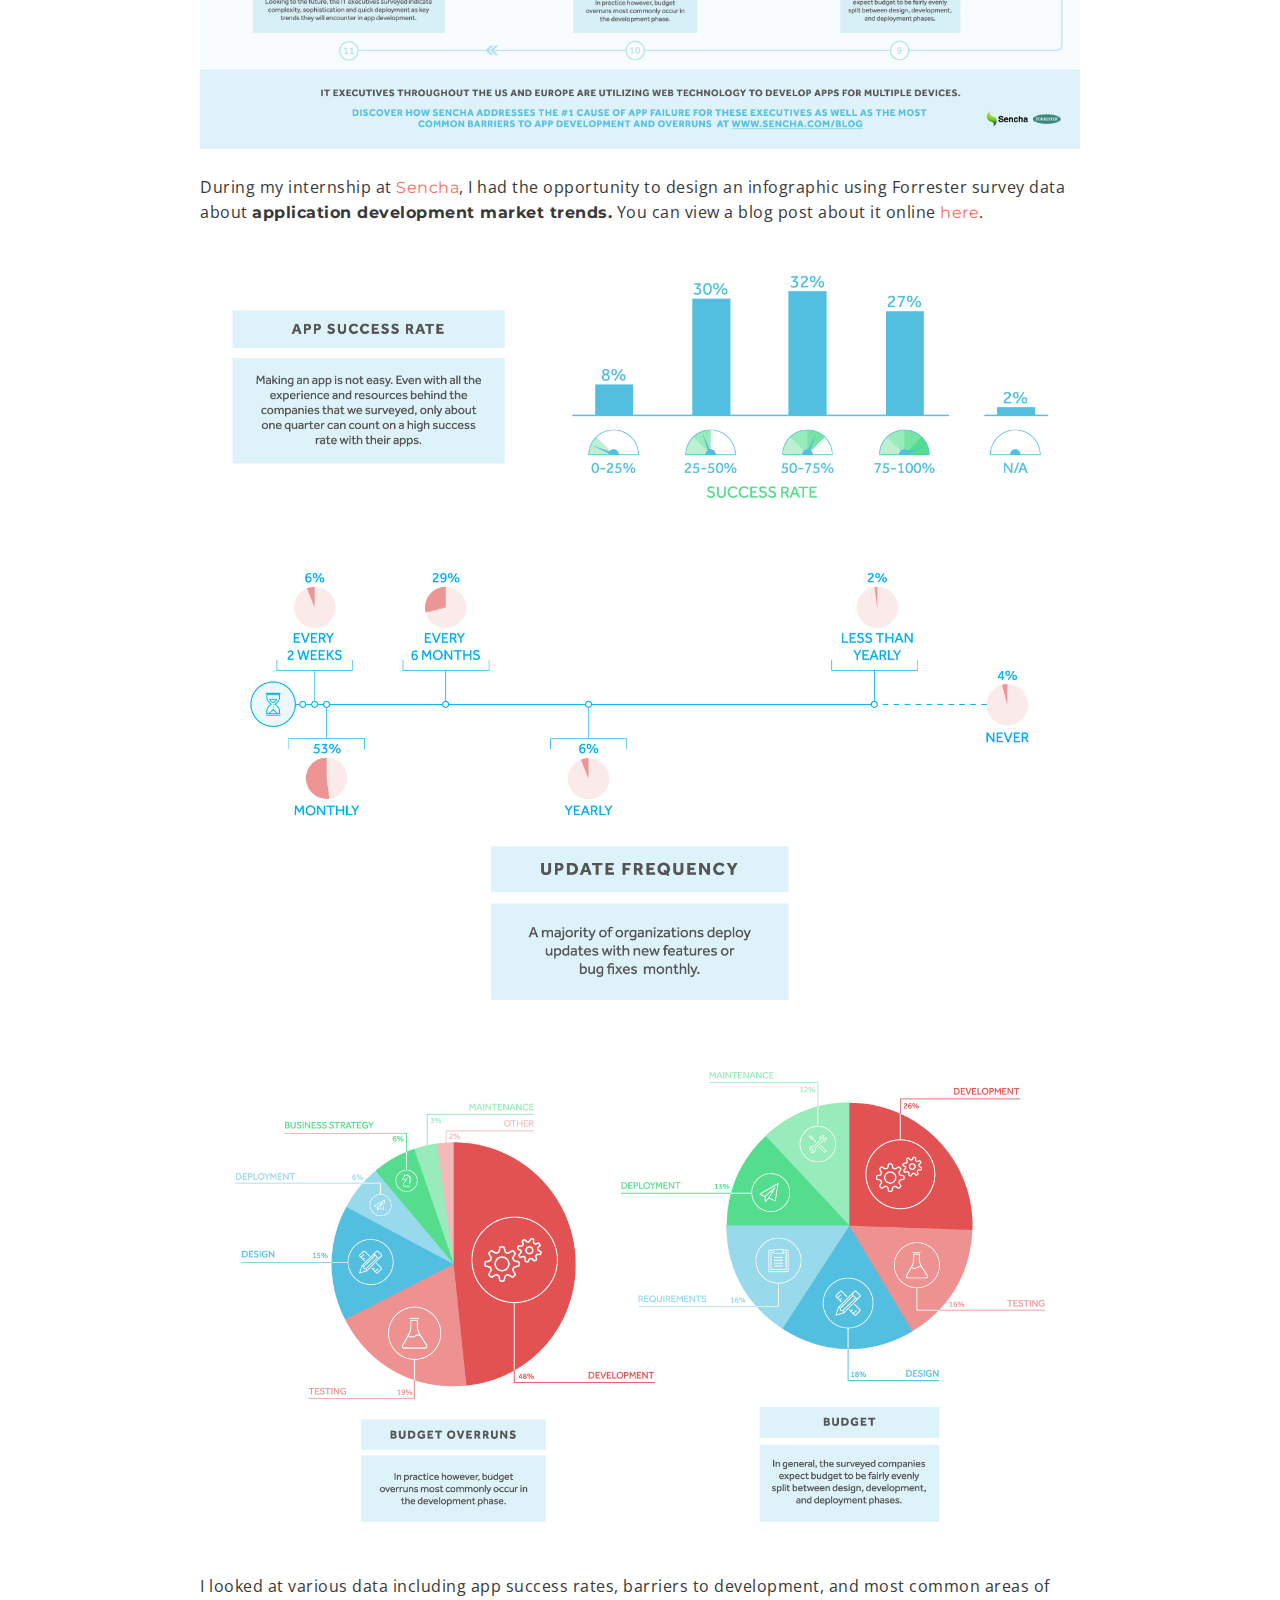
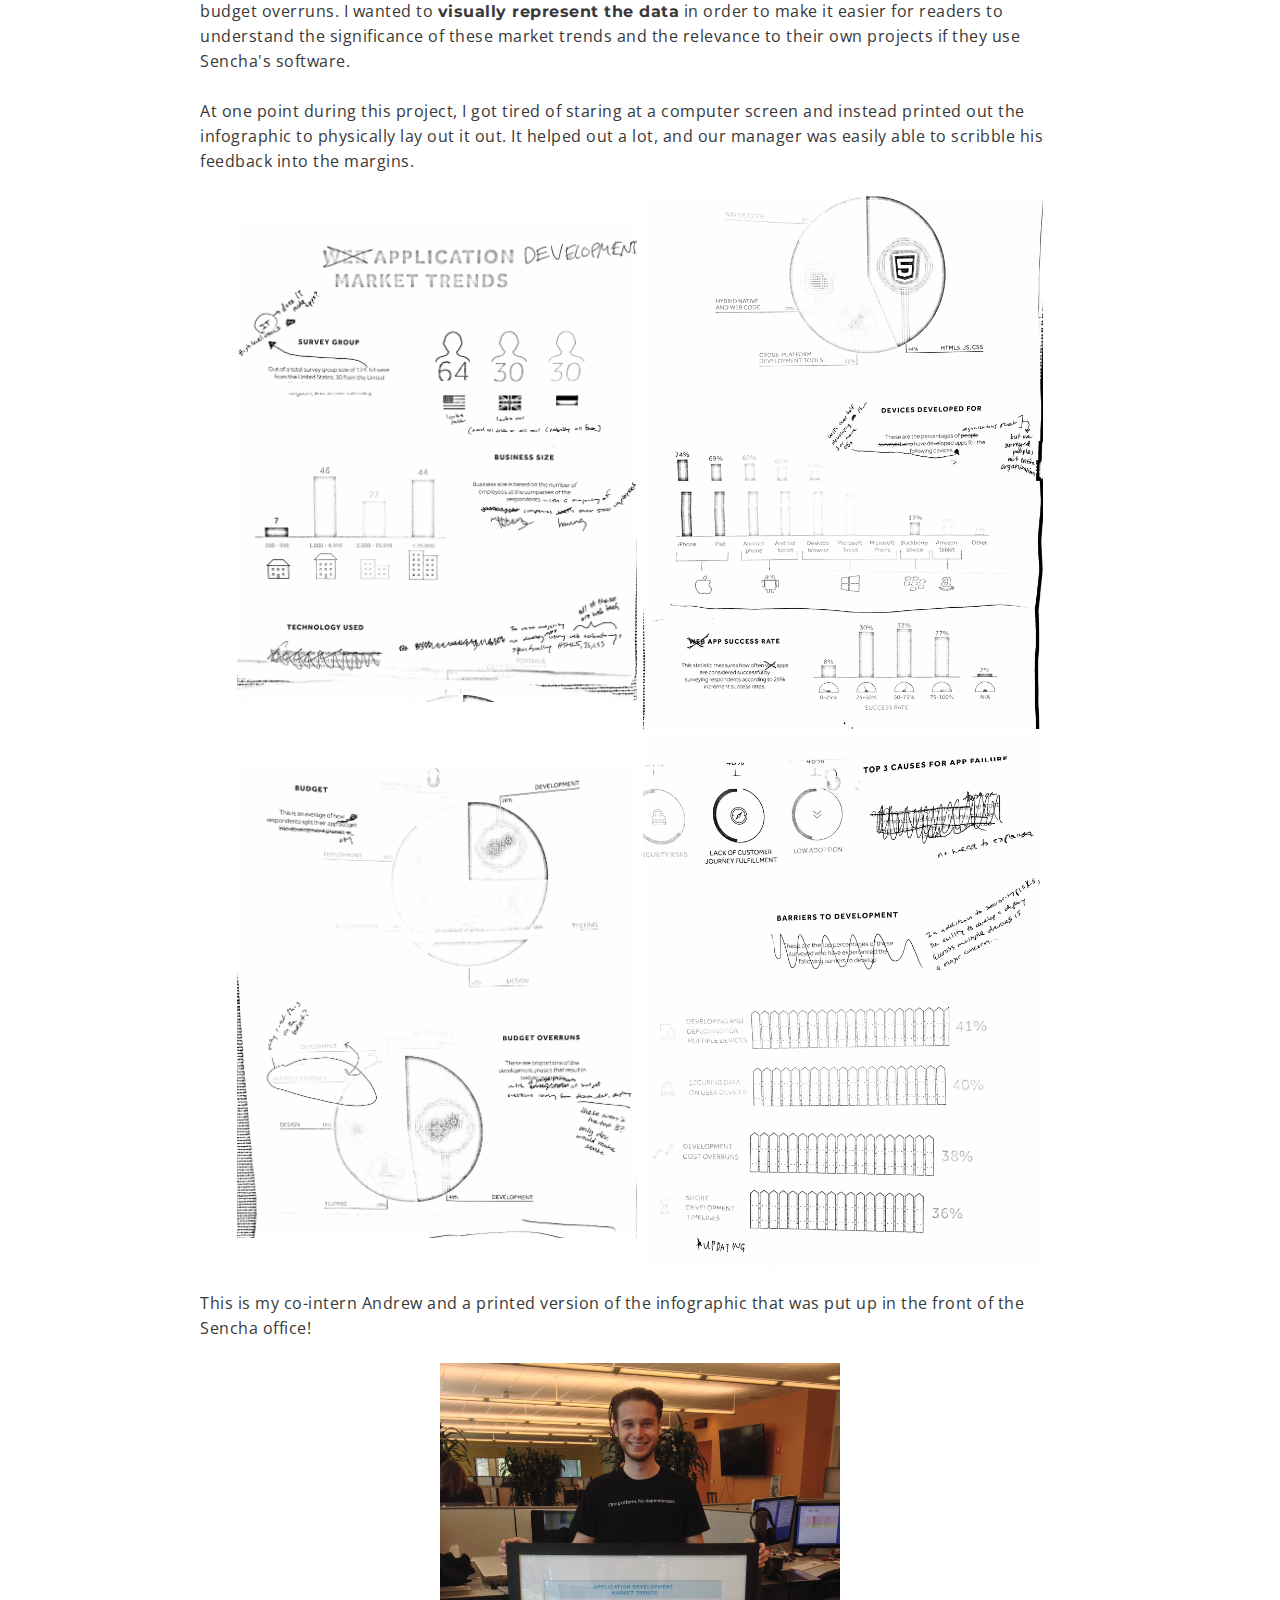
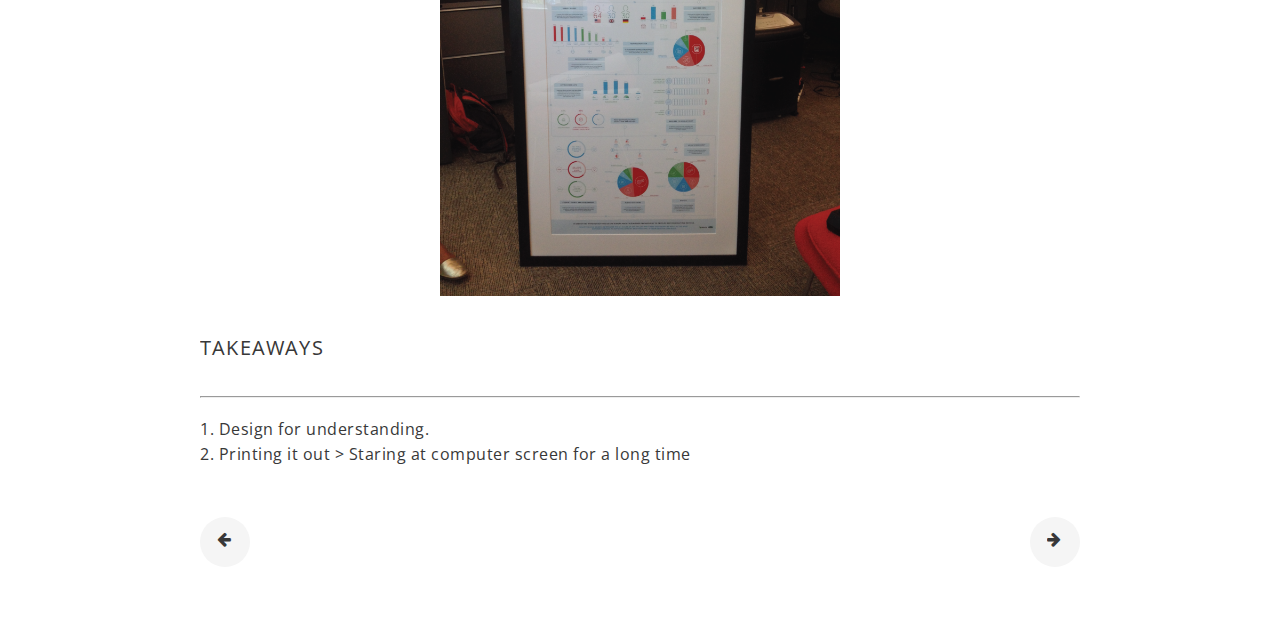
<file: infographic.html>
<!DOCTYPE html>
<html>

<head>

	<title>Grace Noh's Design Portfolio</title>
	<link rel="stylesheet" type="text/css" href="main.css">
    <link rel="icon" type="image/png" href="images/favicon-32x32.png" sizes="32x32" />
    <link rel="icon" type="image/png" href="images/favicon-16x16.png" sizes="16x16" />
	<link href='https://fonts.googleapis.com/css?family=Montserrat:400,700' rel='stylesheet' type='text/css'>
	<link rel="stylesheet" href="https://maxcdn.bootstrapcdn.com/font-awesome/4.5.0/css/font-awesome.min.css">
	<link href='https://fonts.googleapis.com/css?family=Open+Sans:400,700' rel='stylesheet' type='text/css'>
    <meta name=viewport content="width=device-width, initial-scale=1">


</head>

<body>

	<div class="nav">
		
			<nav class="menu">
				<ul>

				<li><a href="home.html"><div id="logo"></div></a></li>
		        <li><a href="home.html">HOME</a></li>
		        <li><a href="about.html">ABOUT</a></li>
		        <li><a href="contact.html">CONTACT</a></li>

		      	</ul>


	      	</nav>
	    
	</div>

    <div class="bio">
        <img src="images/infographic-framed.png" class="portfolio-profile">

        <div class="name">

            <h1>Technology Market Trends</h1>
            <h2>Infographic</h2>

        </div>


    </div>


    <div class="description">

    <h5>Translating Data to Design</h5>
	<hr><br>

   	<div class="collage">

    	<img src="images/infographic-poster.png" class="big-pic">
  

    </div>
    <br>
    <p>During my internship at <a href="http://sencha.com" target="_blank">Sencha</a>, I had the opportunity to design an infographic using Forrester survey data about <p1>application development market trends.</p1> You can view a blog post about it online <a href="https://www.sencha.com/blog/web-tech-growth/#featured_infographic" target="_blank">here</a>.</p>
    <br>

    <div class="collage">

    	<img src="images/infographic-5.png" class="big-pic">
    	<img src="images/infographic-9.png" class="big-pic">
    	<img src="images/infographic-10.png" class="big-pic">
    </div>	

    <br>
    <p>I looked at various data including app success rates, barriers to development, and most common areas of budget overruns. I wanted to <p1>visually represent the data</p1> in order to make it easier for readers to understand the significance of these market trends and the relevance to their own projects if they use Sencha's software.
    <br><br>
    At one point during this project, I got tired of staring at a computer screen and instead printed out the infographic to physically lay out it out. It helped out a lot, and our manager was easily able to scribble his feedback into the margins.
    </p>	
    <br>

    <div class="collage">

    	<img src="images/infographic-sketch.jpg" class="pic">
    	<img src="images/infographic-sketch-2.jpg" class="pic">
    	<img src="images/infographic-sketch-3.jpg" class="pic">
    	<img src="images/infographic-sketch-4.jpg" class="pic">
    </div>	

    <br>
    <p>This is my co-intern Andrew and a printed version of the infographic that was put up in the front of the Sencha office!</p> 
    <br>

    <div class="collage">

        <img src="images/andrew-infographic.png" class="pic">

    </div>  
	
	<h5>Takeaways</h5>
	<hr><br>
	<p>
	1. Design for understanding.
	<br>
	2. Printing it out > Staring at computer screen for a long time
	</p>

	</div>



    <div class="nav-projects">
        <a class="prev" href="restart.html">
            <div class="icon">
                <i class="fa fa-arrow-left"></i>
            </div>
        </a>

        <a class="next" href="fiatlux.html">
            <div class="icon">
                <i class="fa fa-arrow-right"></i>
            </div>

        </a>
    </div>


</body>

</html>
</file>
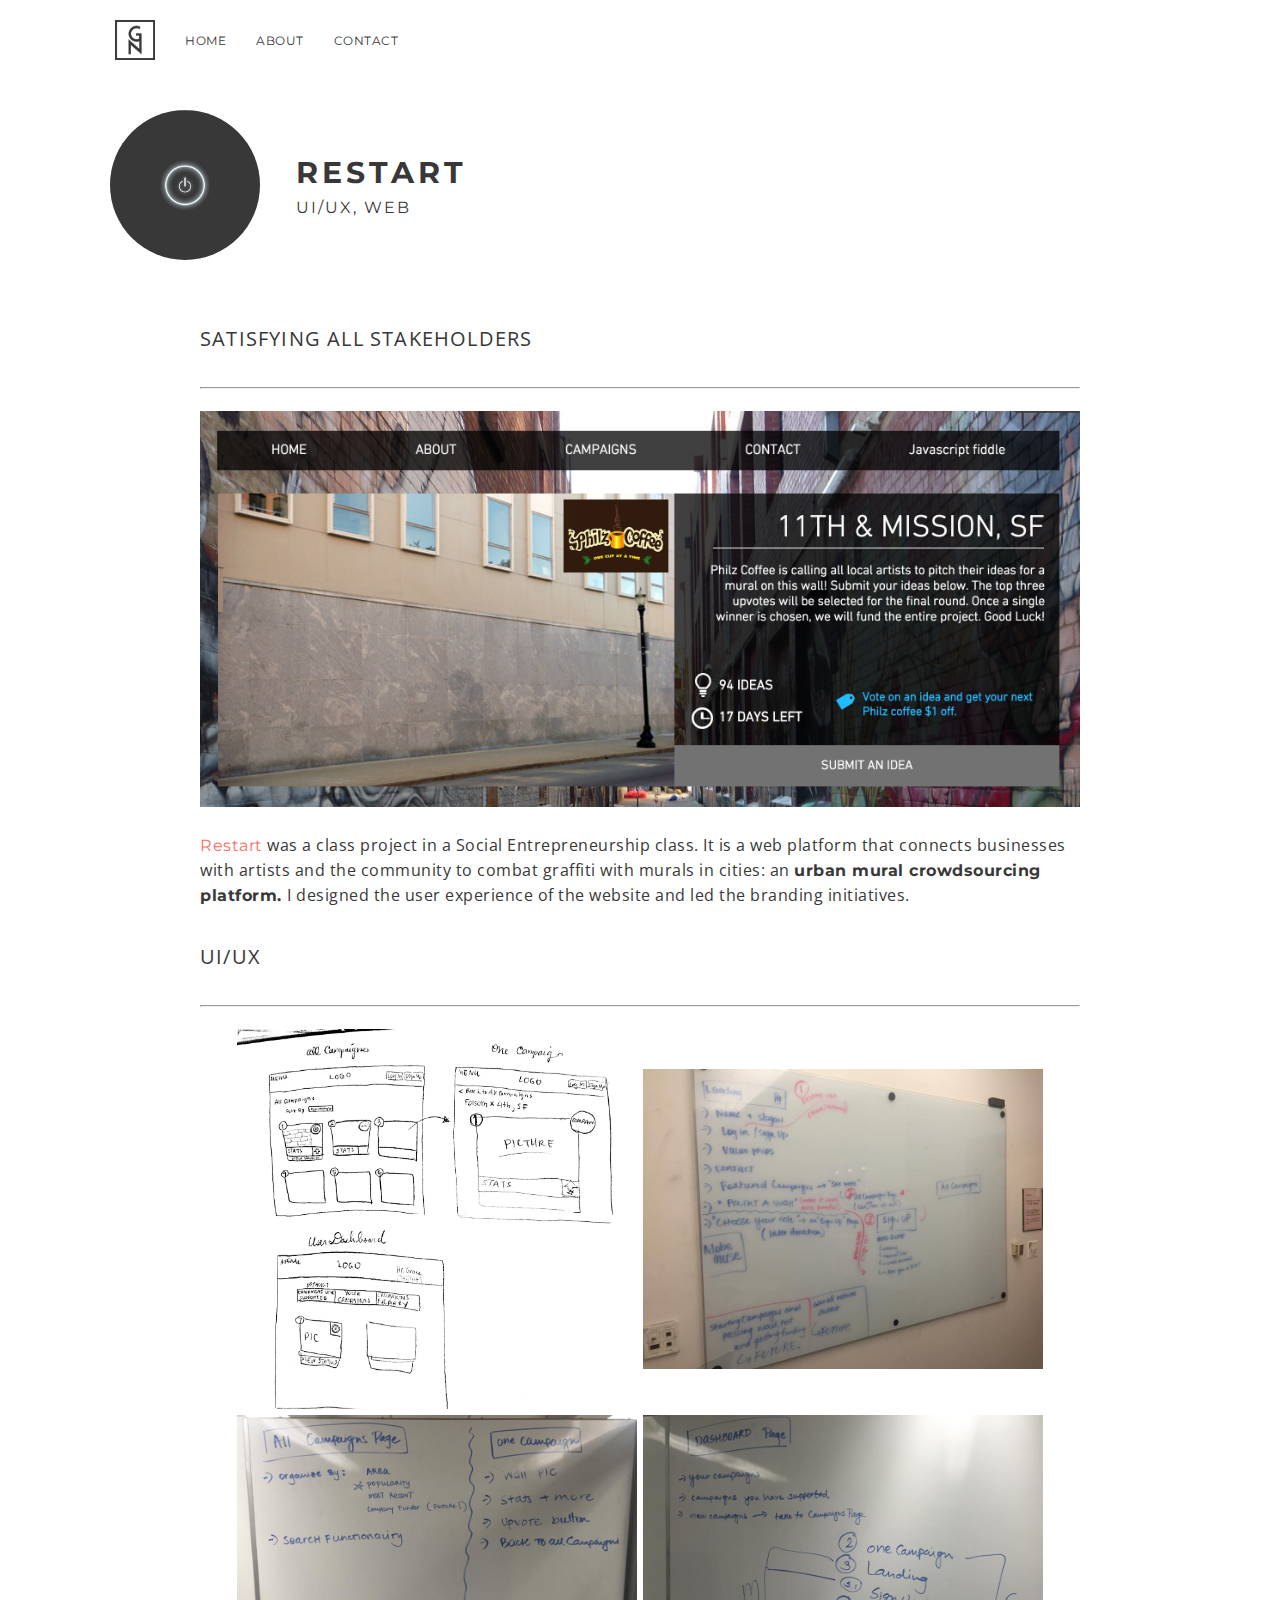
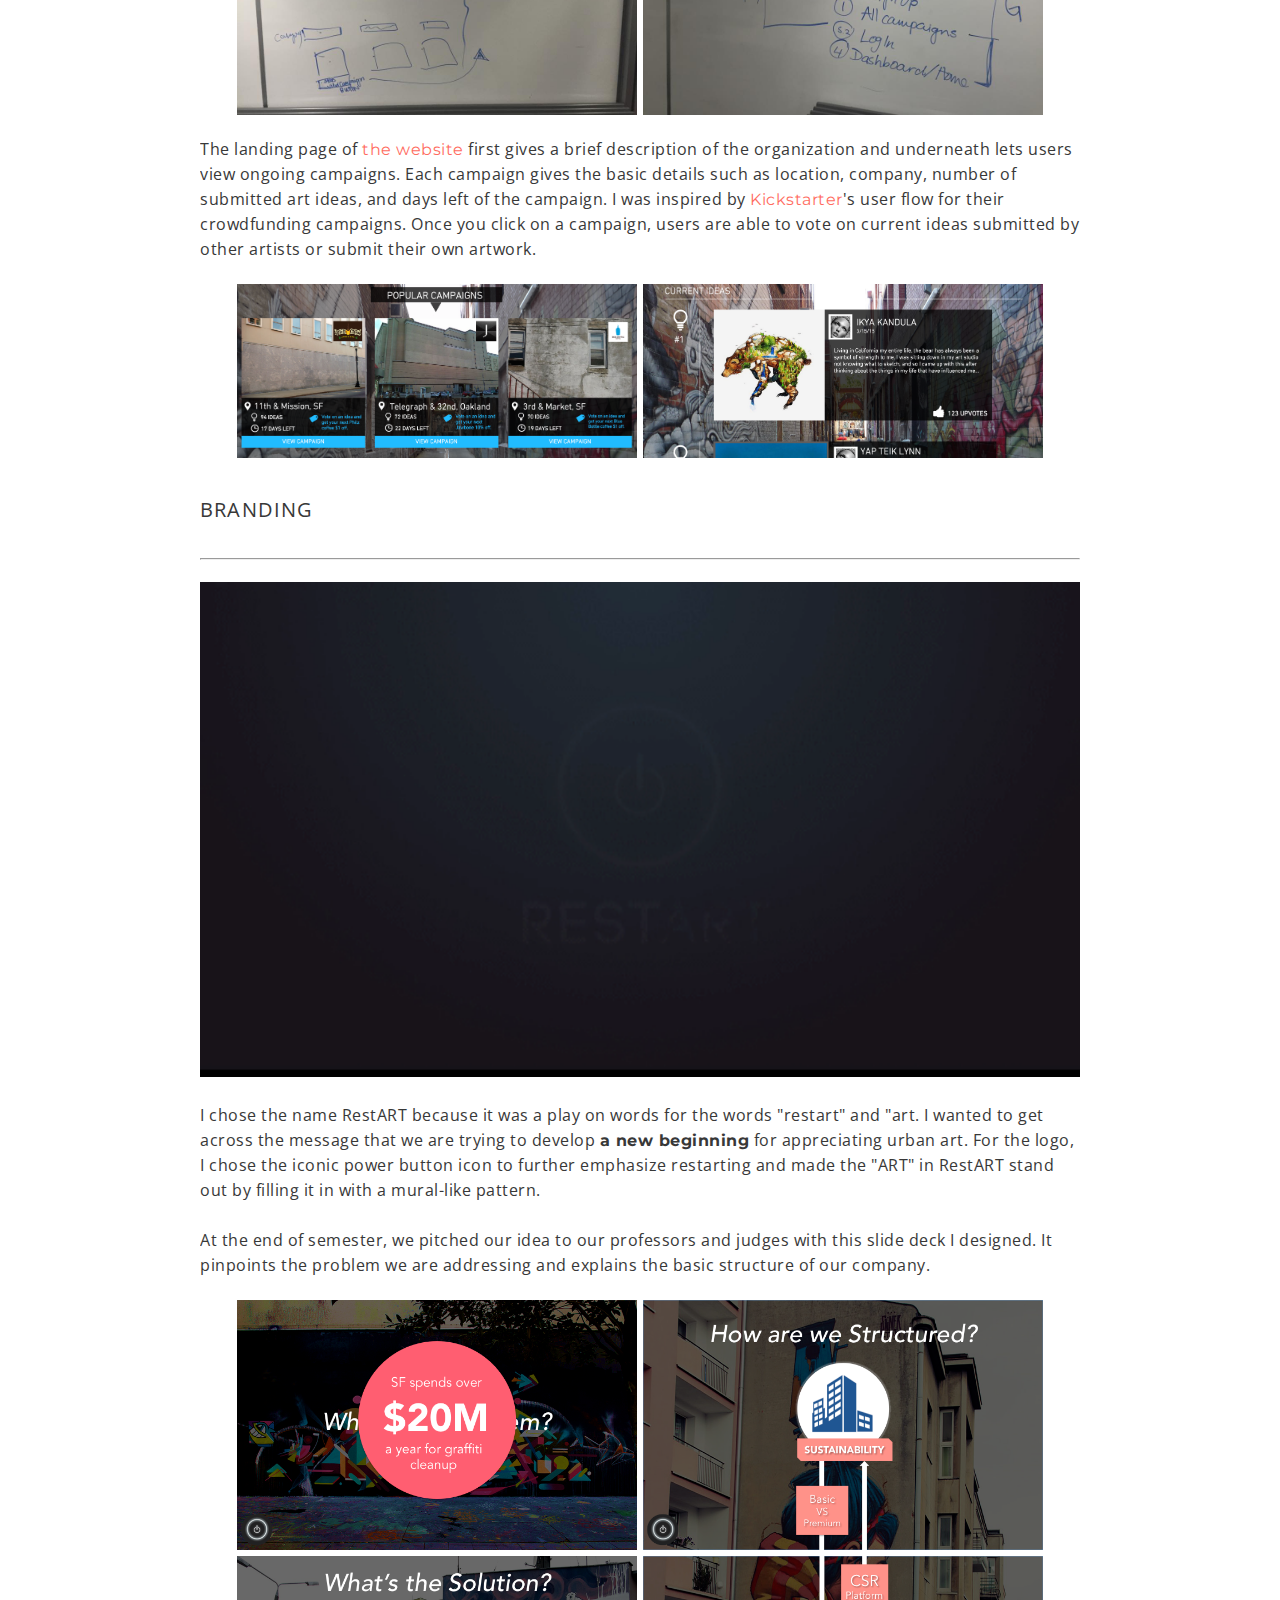
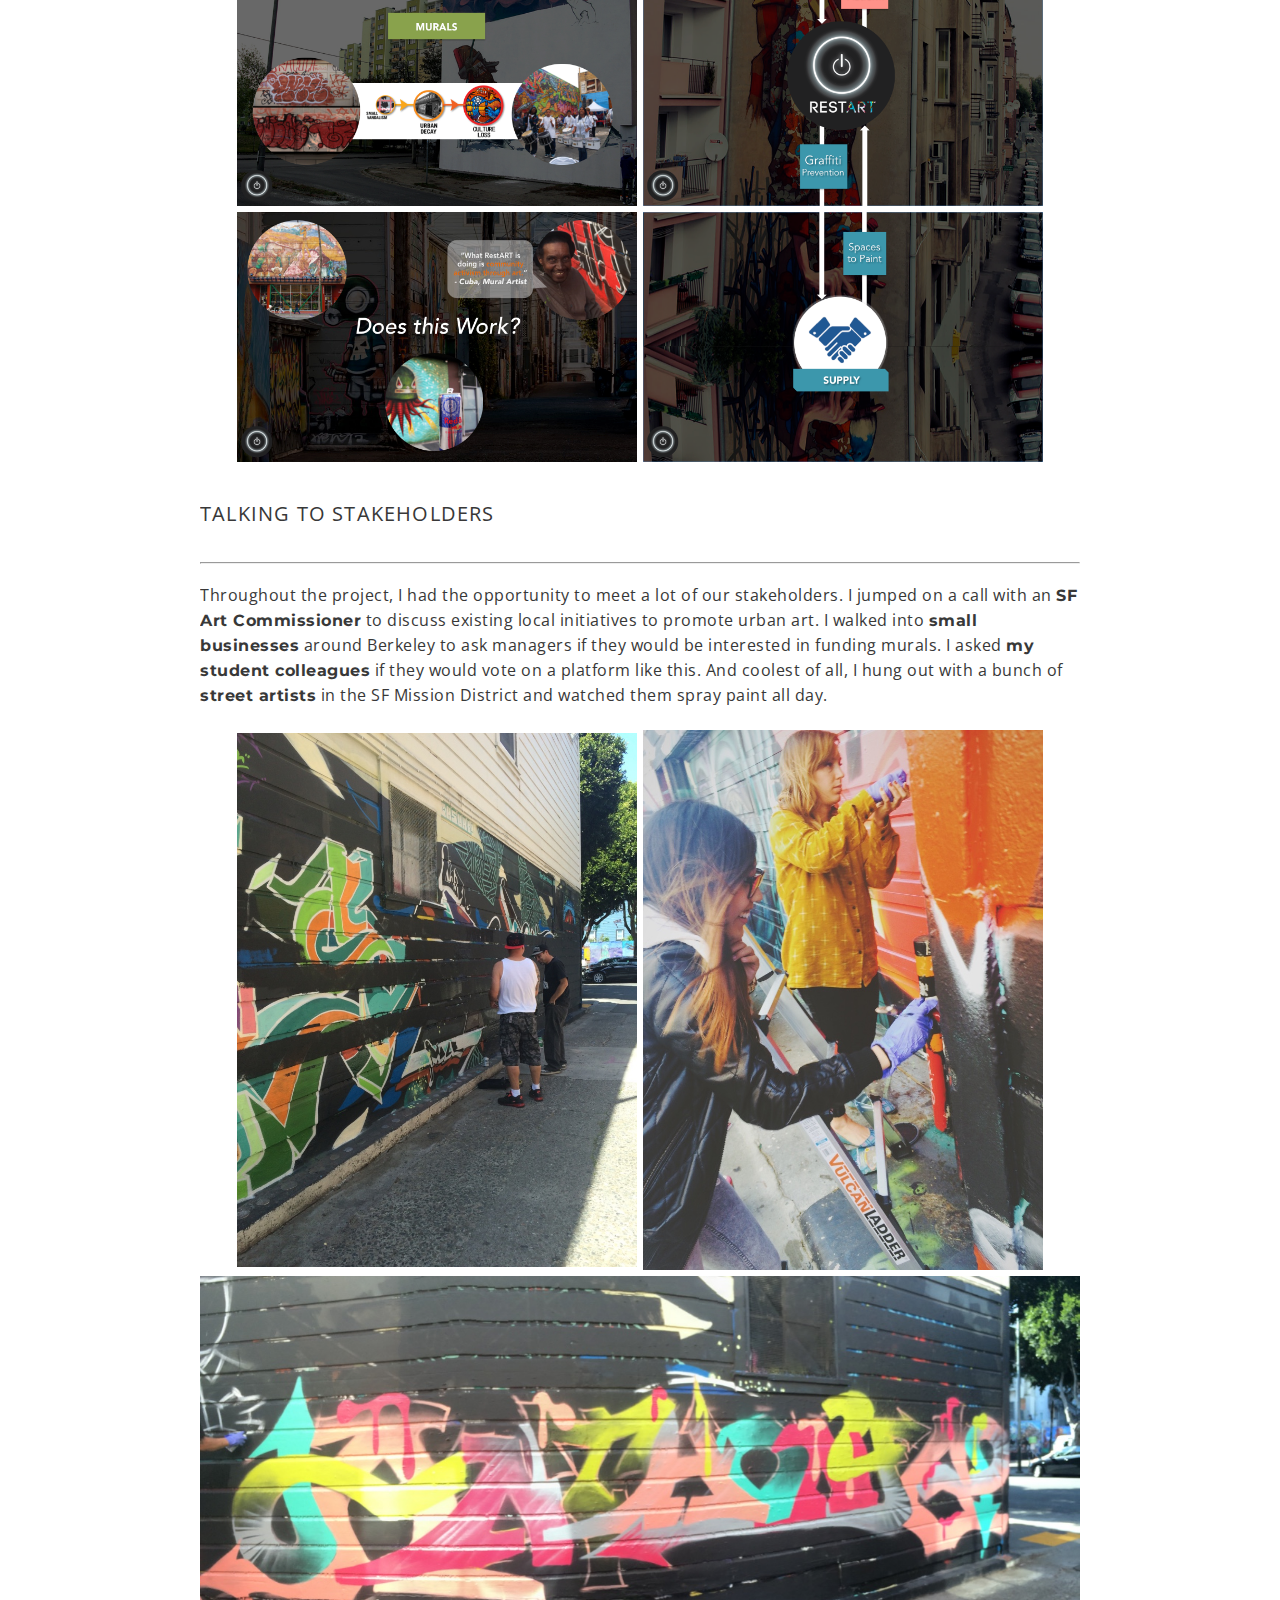
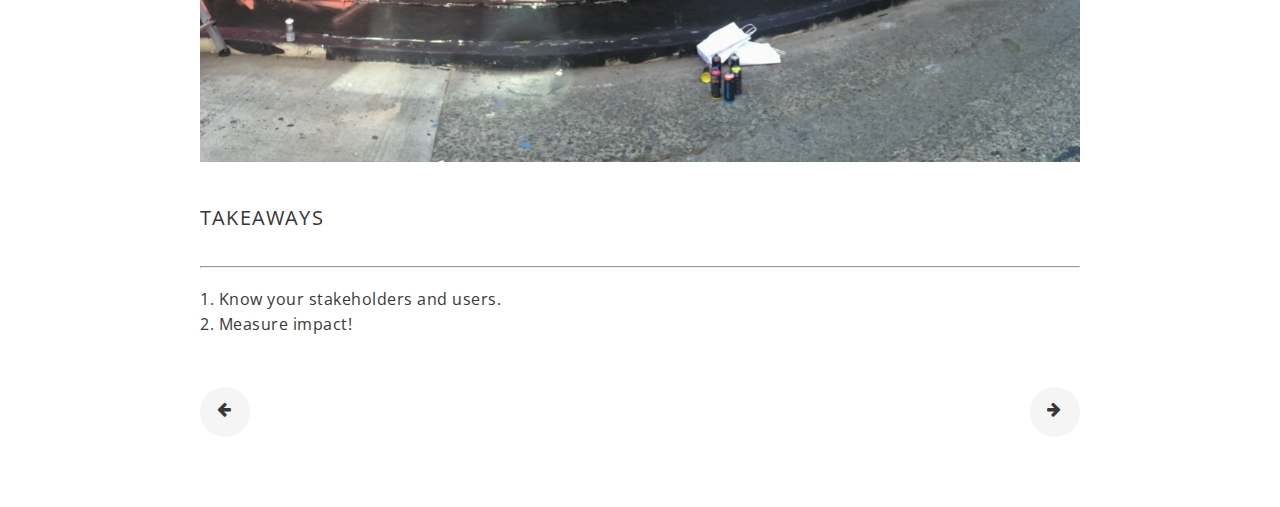
<file: restart.html>
<!DOCTYPE html>
<html>

<head>

	<title>Grace Noh's Design Portfolio</title>
	<link rel="stylesheet" type="text/css" href="main.css">
    <link rel="icon" type="image/png" href="images/favicon-32x32.png" sizes="32x32" />
    <link rel="icon" type="image/png" href="images/favicon-16x16.png" sizes="16x16" />
	<link href='https://fonts.googleapis.com/css?family=Montserrat:400,700' rel='stylesheet' type='text/css'>
	<link rel="stylesheet" href="https://maxcdn.bootstrapcdn.com/font-awesome/4.5.0/css/font-awesome.min.css">
	<link href='https://fonts.googleapis.com/css?family=Open+Sans:400,700' rel='stylesheet' type='text/css'>
    <meta name=viewport content="width=device-width, initial-scale=1">


</head>

<body>

	<div class="nav">
		
			<nav class="menu">
				<ul>

				<li><a href="home.html"><div id="logo"></div></a></li>
		        <li><a href="home.html">HOME</a></li>
		        <li><a href="about.html">ABOUT</a></li>
		        <li><a href="contact.html">CONTACT</a></li>

		      	</ul>


	      	</nav>
	    
	</div>

    <div class="bio">
        <img src="images/restart-framed.png" class="portfolio-profile">

        <div class="name">

            <h1>Restart</h1>
            <h2>UI/UX, Web</h2>

        </div>


    </div>


    <div class="description">

    <h5>Satisfying all Stakeholders</h5>
	<hr><br>

   	<div class="collage">

    	<img src="images/restart-screenshot.png" class="big-pic">

    </div>
    <br>
    <p><a href="http://stingemart.wix.com/home-page" target="_blank">Restart</a> was a class project in a Social Entrepreneurship class. It is a web platform that connects businesses with artists and the community to combat graffiti with murals in cities: an <p1>urban mural crowdsourcing platform. </p1>I designed the user experience of the website and led the branding initiatives.</p>

    <h5>UI/UX</h5>
    <hr>
    <br>
    <div class="collage">

    	<img src="images/restart-sketch.jpg" class="pic">
    	<img src="images/restart-sketch-3.jpg" class="pic">
    	<img src="images/restart-sketch-2.jpg" class="pic">
    	<img src="images/restart-sketch-4.jpg" class="pic">

    </div>
    <br>
    <p>The landing page of <a href="http://stingemart.wix.com/home-page" target="_blank">the website</a> first gives a brief description of the organization and underneath lets users view ongoing campaigns. Each campaign gives the basic details such as location, company, number of submitted art ideas, and days left of the campaign. I was inspired by <a href="http://kickstarter.com" target="_blank">Kickstarter</a>'s user flow for their crowdfunding campaigns. Once you click on a campaign, users are able to vote on current ideas submitted by other artists or submit their own artwork.</p>
    <br>
    <div class="collage">

    	<img src="images/restart-campaigns.png" class="pic">
    	<img src="images/restart-ideas.png" class="pic">

    </div>

    <h5>Branding</h5>
    <hr>
    <br>
    <div class="collage">

    	<img src="images/restart-intro1.gif" class="big-pic">

    </div>
    <br>
	<p>I chose the name RestART because it was a play on words for the words "restart" and "art. I wanted to get across the message that we are trying to develop <p1>a new beginning</p1> for appreciating urban art. For the logo, I chose the iconic power button icon to further emphasize restarting and made the "ART" in RestART stand out by filling it in with a mural-like pattern.
    <br><br>
	At the end of semester, we pitched our idea to our professors and judges with this slide deck I designed. It pinpoints the problem we are addressing and explains the basic structure of our company.</p>
    <br>
    <div class="collage">

    	<img src="images/slide3.png" class="pic">
    	<img src="images/slide6.png" class="pic">
    	<img src="images/slide5.png" class="pic">
    	<img src="images/slide7.png" class="pic">
    	<img src="images/slide9.png" class="pic">
    	<img src="images/slide8.png" class="pic">

    </div>

    <h5>Talking to Stakeholders</h5>
    <hr>
    <br>
    <p>Throughout the project, I had the opportunity to meet a lot of our stakeholders. I jumped on a call with an <p1>SF Art Commissioner</p1> to discuss existing local initiatives to promote urban art. I walked into <p1>small businesses</p1> around Berkeley to ask managers if they would be interested in funding  murals. I asked <p1>my student colleagues</p1> if they would vote on a platform like this. And coolest of all, I hung out with a bunch of <p1>street artists</p1> in the SF Mission District and watched them spray paint all day.</p>
    <br>
    <div class="collage">

        <img src="images/murals-1.jpg" class="pic">
        <img src="images/murals-2.jpg" class="pic">
        <img src="images/murals-3.jpg" class="big-pic">

    </div>
	
	<h5>Takeaways</h5>
	<hr><br>
	<p>
	1. Know your stakeholders and users.
	<br>
	2. Measure impact!
	</p>

	</div>



	<div class="nav-projects">
		<a class="prev" href="stencils.html">
			<div class="icon">
				<i class="fa fa-arrow-left"></i>
			</div>
		</a>

		<a class="next" href="infographic.html">
			<div class="icon">
				<i class="fa fa-arrow-right"></i>
			</div>

		</a>
	</div>


</body>

</html>
</file>
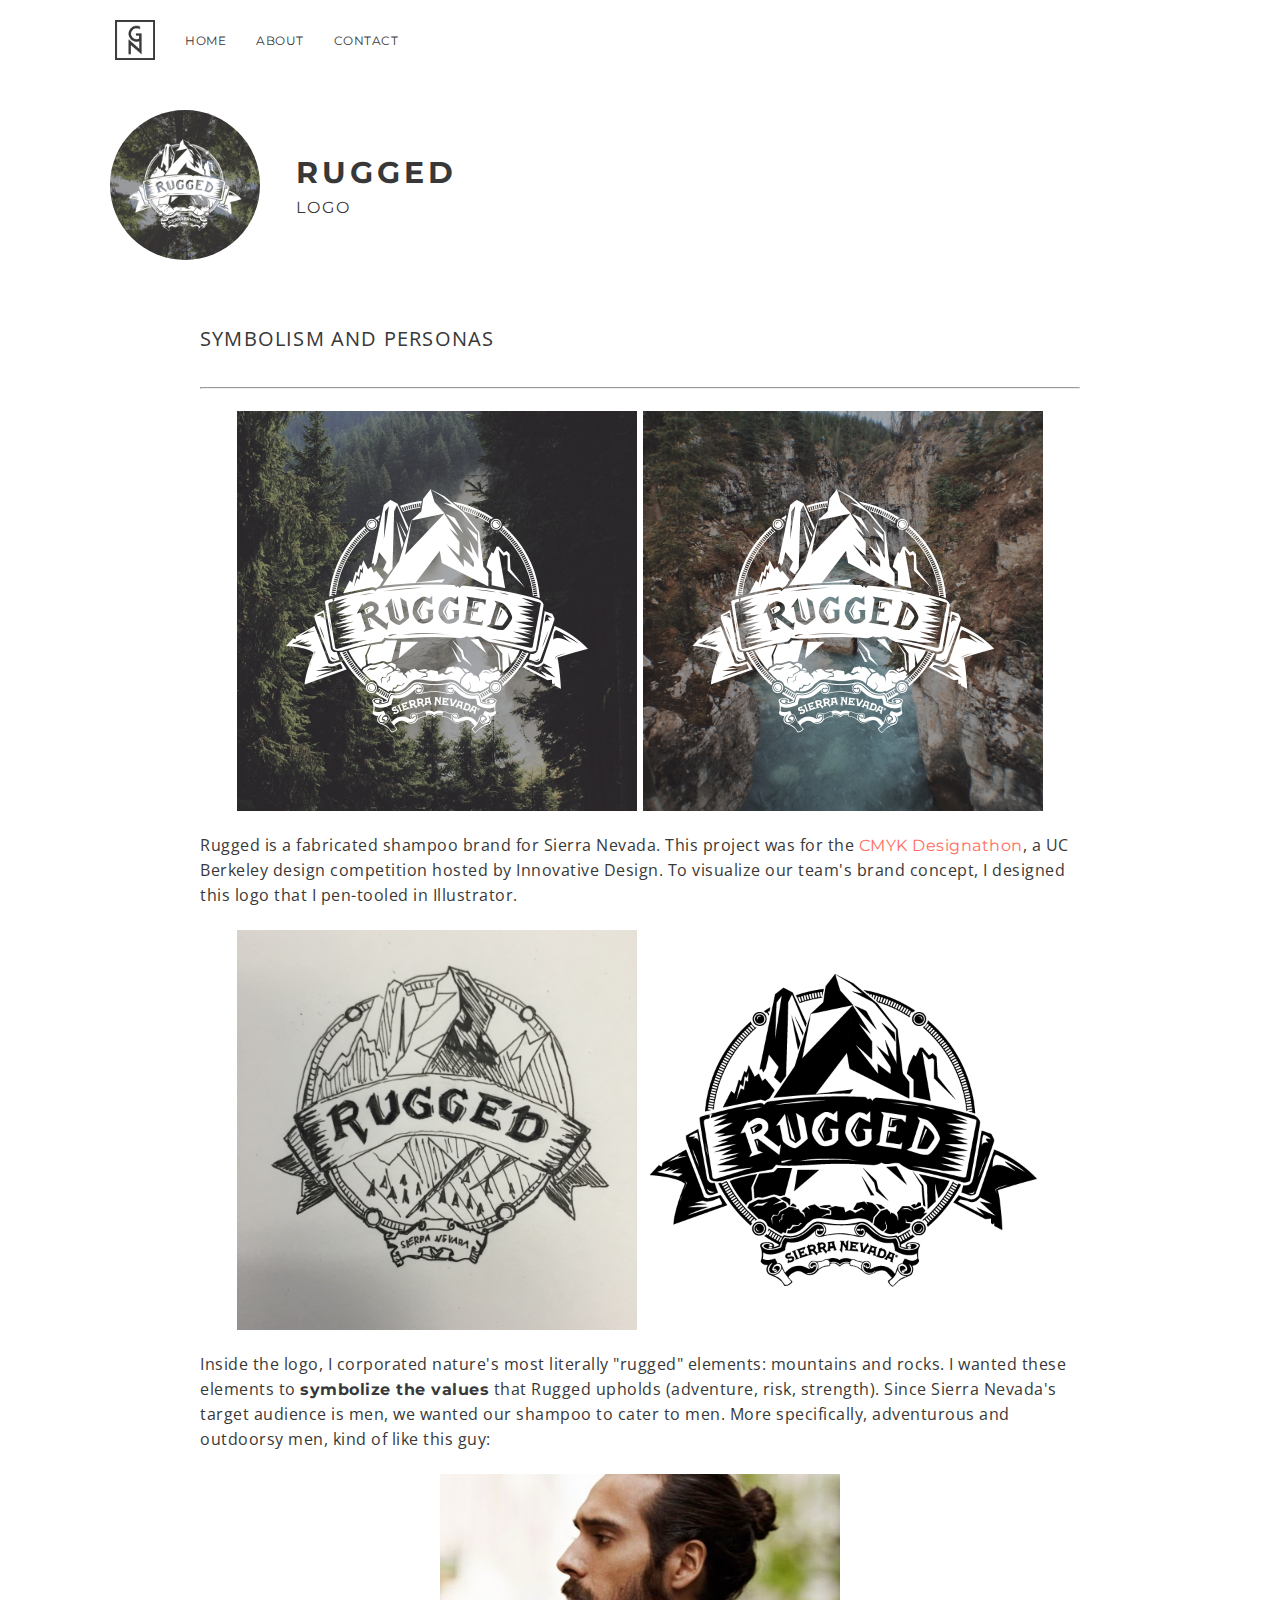
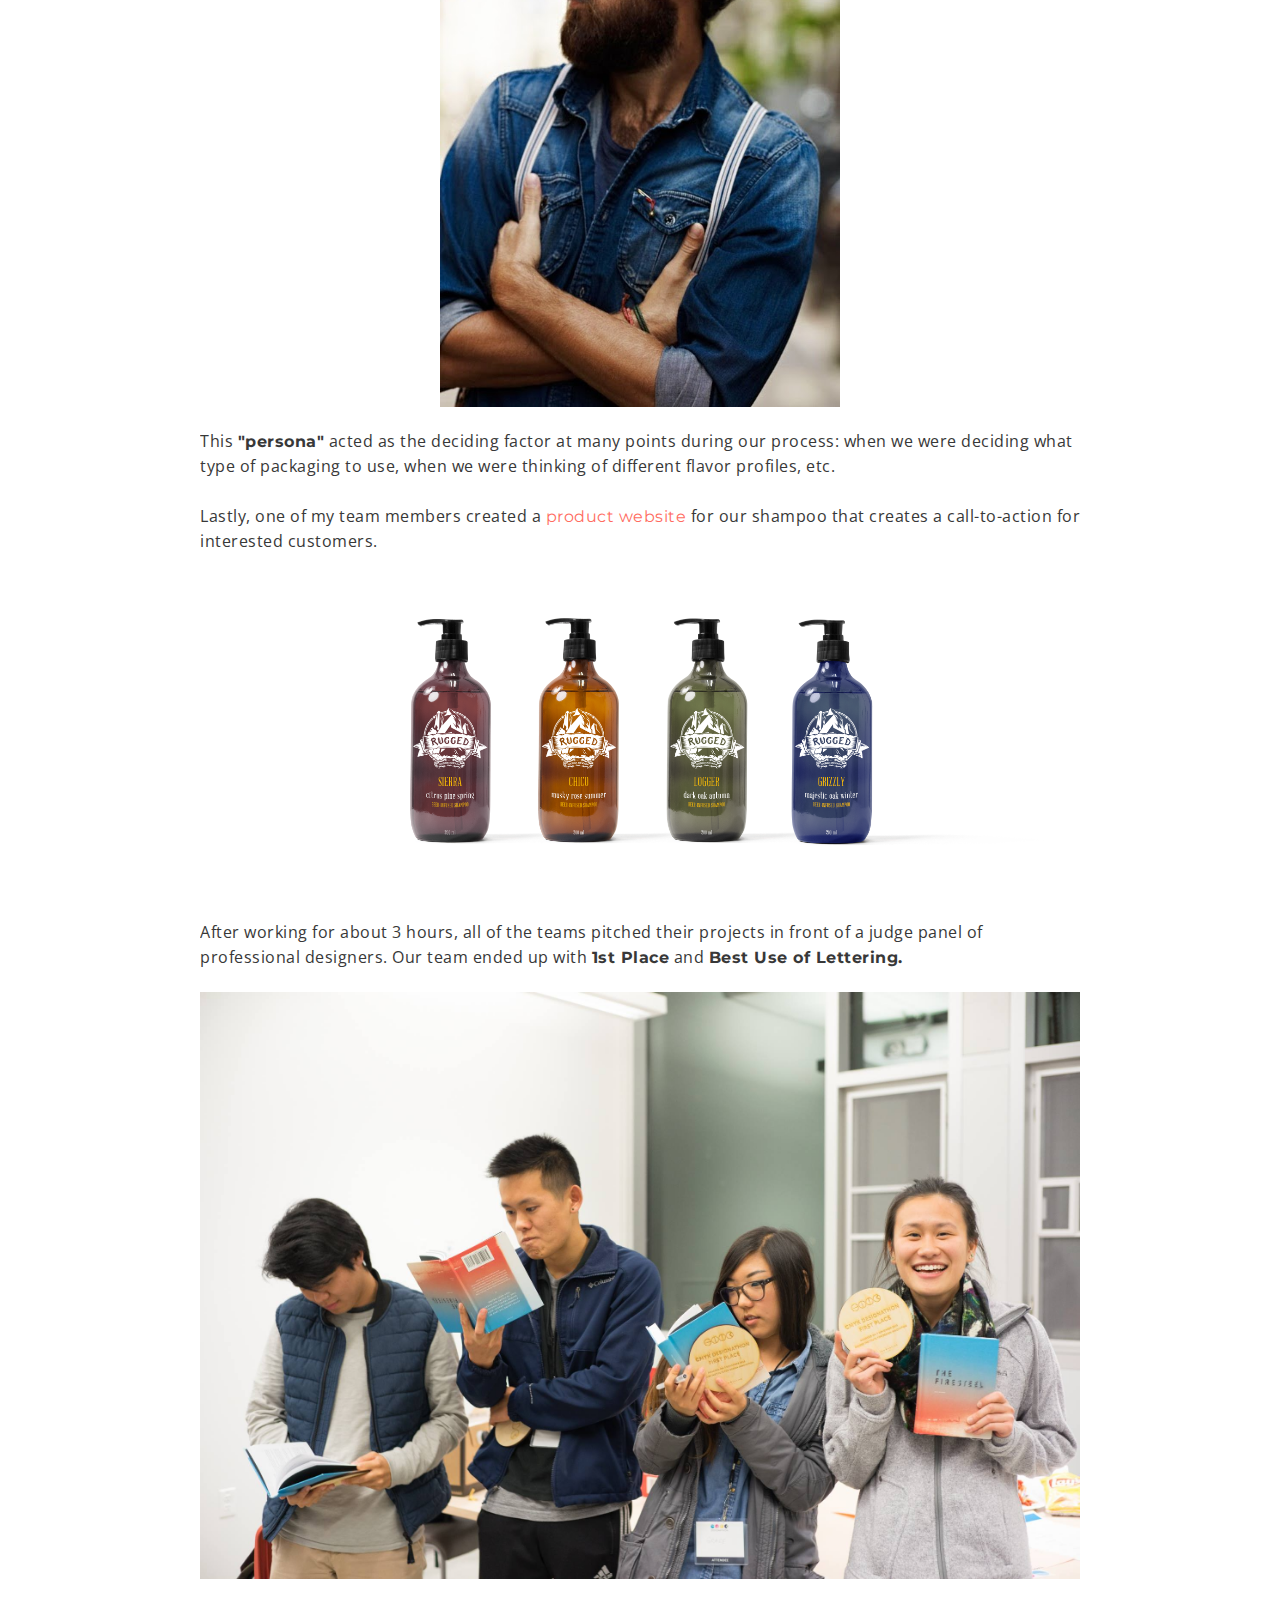
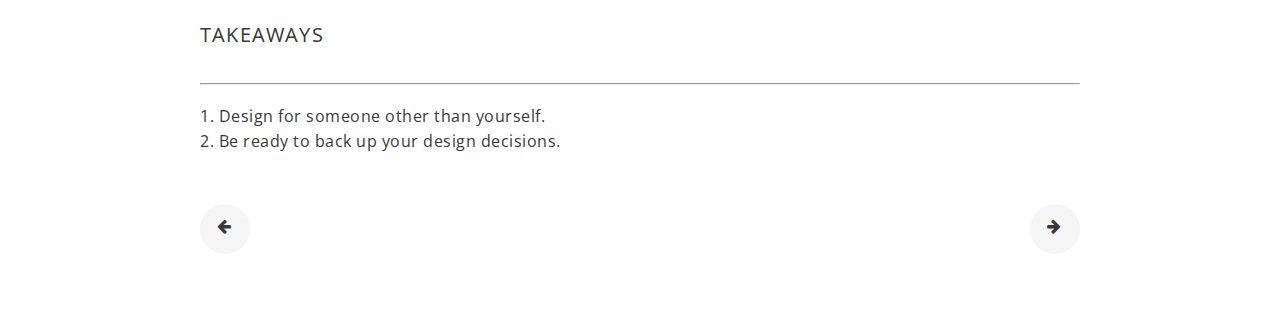
<file: rugged.html>
<!DOCTYPE html>
<html>

<head>

	<title>Grace Noh's Design Portfolio</title>
	<link rel="stylesheet" type="text/css" href="main.css">
    <link rel="icon" type="image/png" href="images/favicon-32x32.png" sizes="32x32" />
    <link rel="icon" type="image/png" href="images/favicon-16x16.png" sizes="16x16" />
	<link href='https://fonts.googleapis.com/css?family=Montserrat:400,700' rel='stylesheet' type='text/css'>
	<link rel="stylesheet" href="https://maxcdn.bootstrapcdn.com/font-awesome/4.5.0/css/font-awesome.min.css">
	<link href='https://fonts.googleapis.com/css?family=Open+Sans:400,700' rel='stylesheet' type='text/css'>
	<meta name=viewport content="width=device-width, initial-scale=1">


</head>

<body>

	<div class="nav">
		
			<nav class="menu">
				<ul>

				<li><a href="home.html"><div id="logo"></div></a></li>
		        <li><a href="home.html">HOME</a></li>
		        <li><a href="about.html">ABOUT</a></li>
		        <li><a href="contact.html">CONTACT</a></li>

		      	</ul>


	      	</nav>
	    
	</div>

    <div class="bio">
        <img src="images/rugged-mock03.png" class="portfolio-profile">

        <div class="name">

            <h1>Rugged</h1>
            <h2>Logo</h2>

        </div>


    </div>


    <div class="description">

    <h5>Symbolism and Personas</h5>
	<hr><br>

   	<div class="collage">

    	<img src="images/rugged-mock.png" class="pic">
    	<img src="images/rugged-mock-2.png" class="pic">

    </div>
    <br>
    <p>Rugged is a fabricated shampoo brand for Sierra Nevada. This project was for the <a href="http://cmyk.innovativedesign.club/" target="_blank">CMYK Designathon</a>, a UC Berkeley design competition hosted by Innovative Design. To visualize our team's brand concept, I designed this logo that I pen-tooled in Illustrator.</p>
    <br>
    <div class="collage">

    	<img src="images/rugged-sketch.png" class="pic">
    	<img src="images/Rugged.png" class="pic">

    </div>
    <br>
	<p>Inside the logo, I corporated nature's most literally "rugged" elements: mountains and rocks. I wanted these elements to <p1>symbolize the values</p1> that Rugged upholds (adventure, risk, strength). Since Sierra Nevada's target audience is men, we wanted our shampoo to cater to men. More specifically, adventurous and outdoorsy men, kind of like this guy:</p>
	<br>
    <div class="collage">

    	<img src="images/hipster-guy.jpg" class="pic">

    </div>
    <br>

	<p>This <p1>"persona"</p1> acted as the deciding factor at many points during our process: when we were deciding what type of packaging to use, when we were thinking of different flavor profiles, etc.
	<br><br>
	Lastly, one of my team members created a <a href="http://rugged-shampoo.herokuapp.com/" target="_blank"> product website</a> for our shampoo that creates a call-to-action for interested customers.
	</p>
	<br>
    <div class="collage">

    	<img src="images/rugged-bottles.png" class="big-pic">

    </div>
    <br>
    <p>After working for about 3 hours, all of the teams pitched their projects in front of a judge panel of professional designers. Our team ended up with <p1>1st Place</p1> and <p1>Best Use of Lettering.</p1></p>
	<br>
    <div class="collage">

    	<img src="images/cmyk-1.jpg" class="big-pic">

    </div>
	
	<h5>Takeaways</h5>
	<hr><br>
	<p>
	1. Design for someone other than yourself.
	<br>
	2. Be ready to back up your design decisions.
	</p>

	</div>


	<div class="nav-projects">
		<a class="prev" href="soundstage.html">
			<div class="icon">
				<i class="fa fa-arrow-left"></i>
			</div>
		</a>

		<a class="next" href="stencils.html">
			<div class="icon">
				<i class="fa fa-arrow-right"></i>
			</div>

		</a>
	</div>


</body>

</html>
</file>
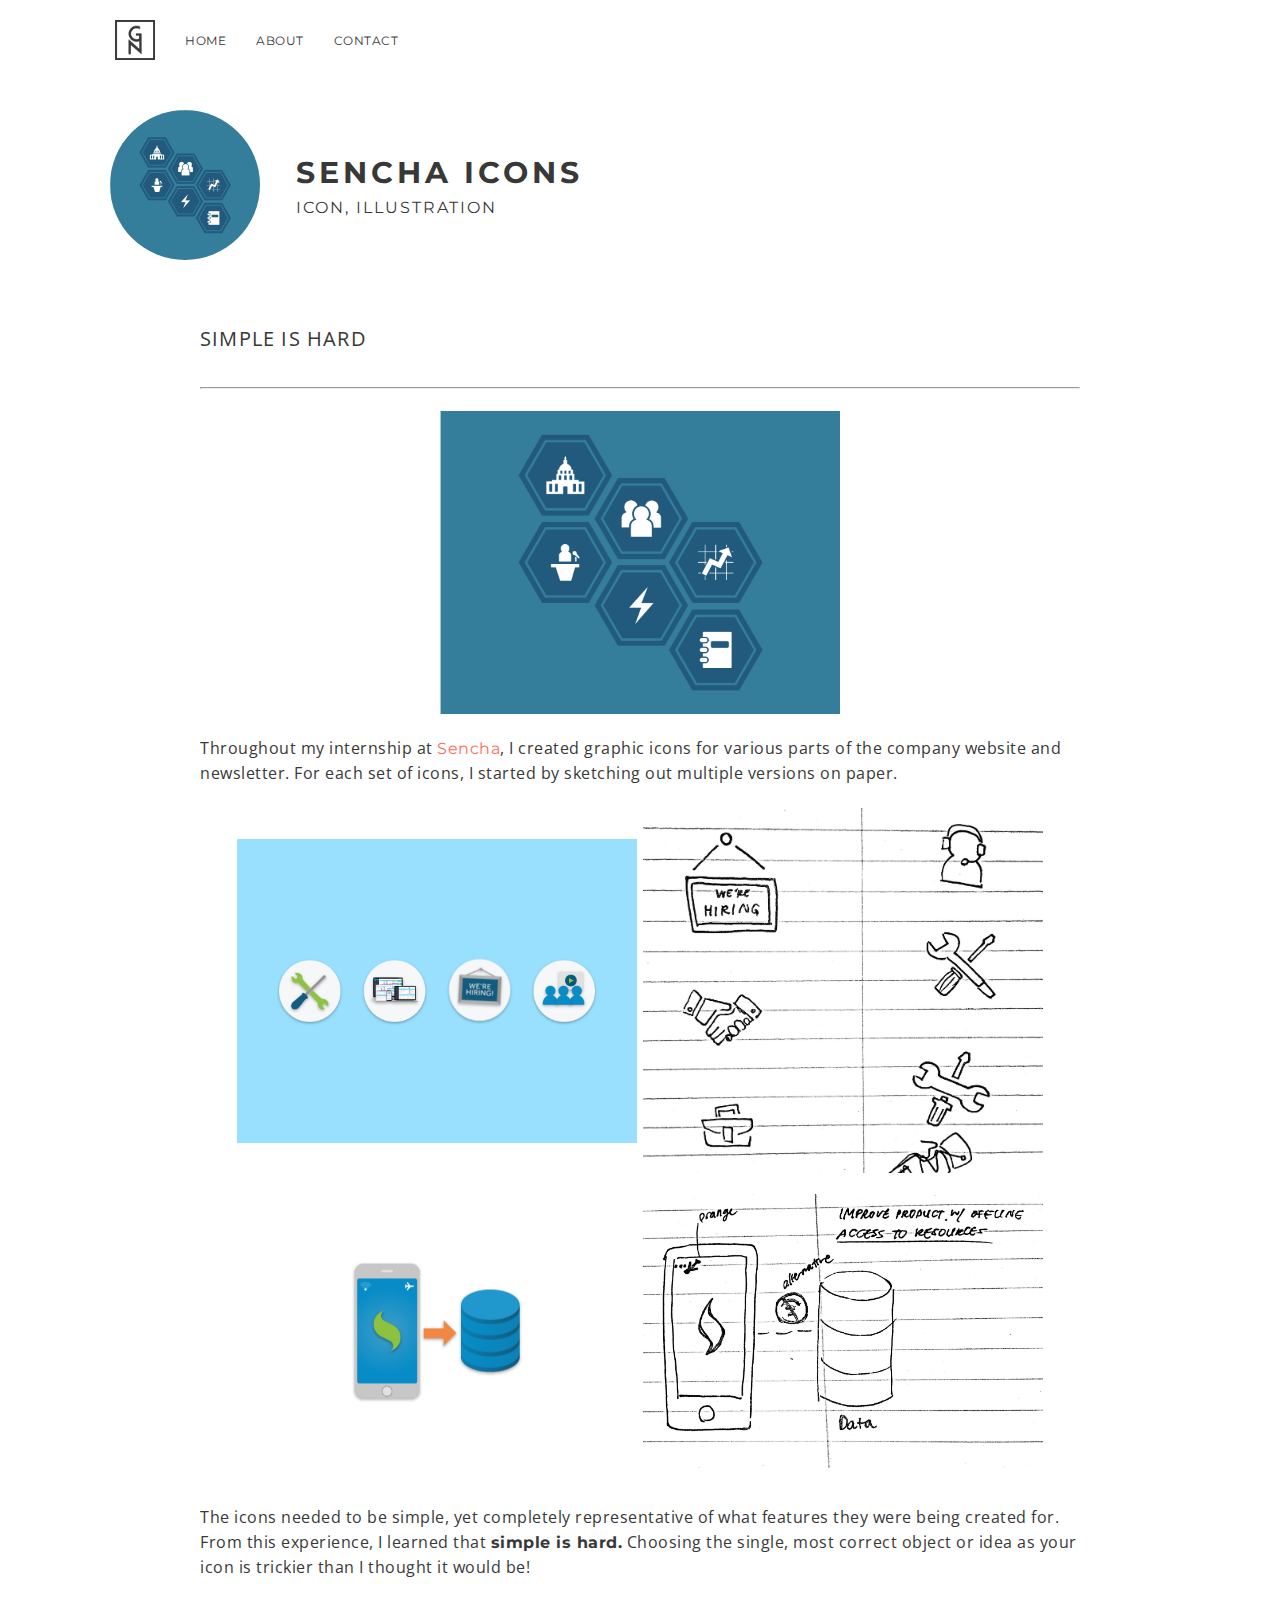
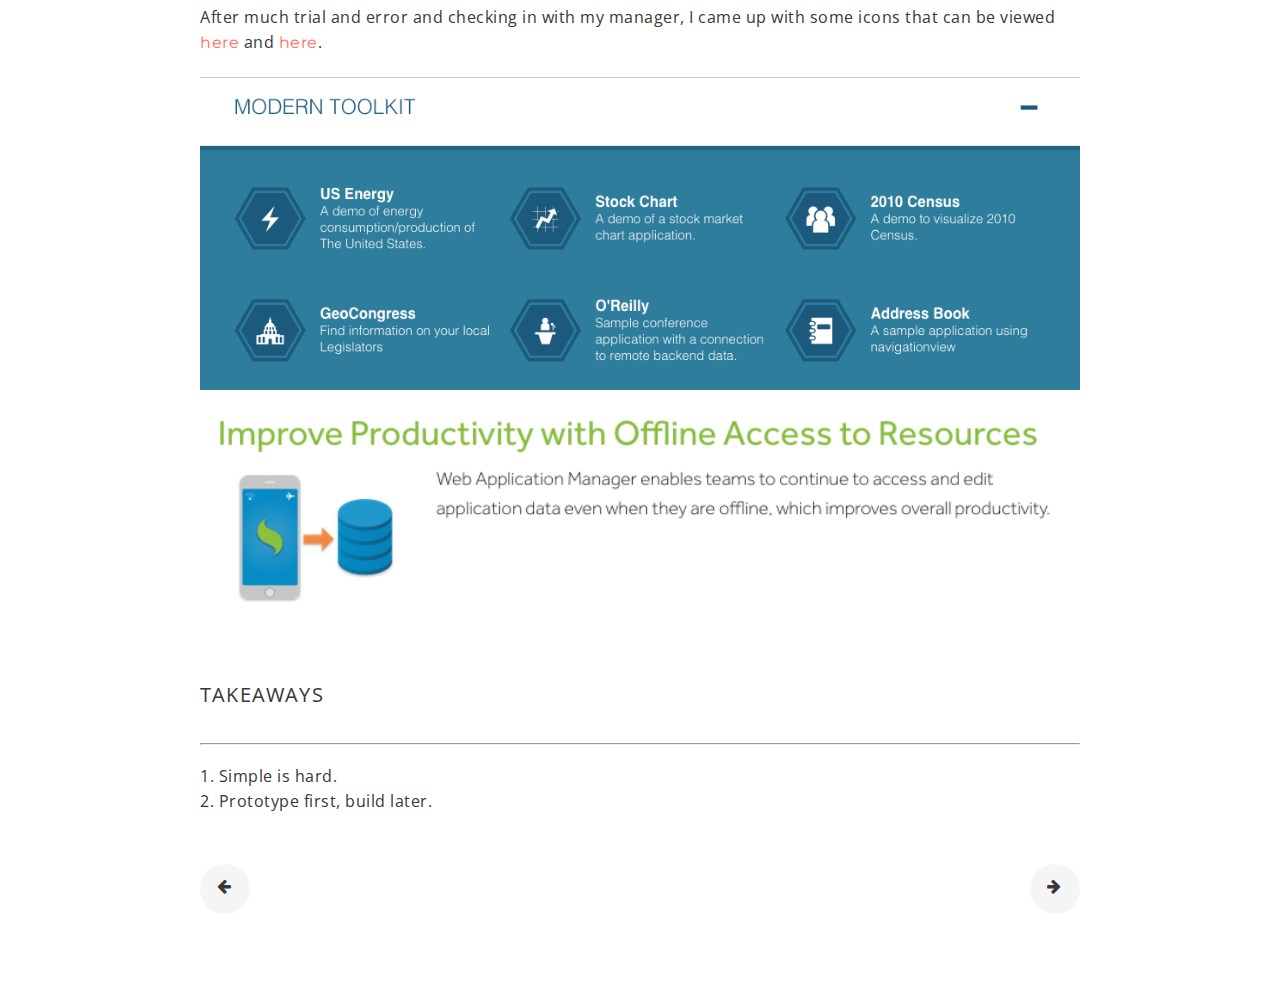
<file: sencha-icons.html>
<!DOCTYPE html>
<html>

<head>

	<title>Grace Noh's Design Portfolio</title>
	<link rel="stylesheet" type="text/css" href="main.css">
    <link rel="icon" type="image/png" href="images/favicon-32x32.png" sizes="32x32" />
    <link rel="icon" type="image/png" href="images/favicon-16x16.png" sizes="16x16" />
	<link href='https://fonts.googleapis.com/css?family=Montserrat:400,700' rel='stylesheet' type='text/css'>
	<link rel="stylesheet" href="https://maxcdn.bootstrapcdn.com/font-awesome/4.5.0/css/font-awesome.min.css">
	<link href='https://fonts.googleapis.com/css?family=Open+Sans:400,700' rel='stylesheet' type='text/css'>
	<meta name=viewport content="width=device-width, initial-scale=1">


</head>

<body>

	<div class="nav">
		
			<nav class="menu">
				<ul>

				<li><a href="home.html"><div id="logo"></div></a></li>
		        <li><a href="home.html">HOME</a></li>
		        <li><a href="about.html">ABOUT</a></li>
		        <li><a href="contact.html">CONTACT</a></li>

		      	</ul>


	      	</nav>
	    
	</div>

    <div class="bio">
        <img src="images/sencha-icons-framed.png" class="portfolio-profile">

        <div class="name">

            <h1>Sencha Icons</h1>
            <h2>Icon, Illustration</h2>

        </div>


    </div>


    <div class="description">

    <h5>Simple is Hard</h5>
	<hr><br>

   	<div class="collage">

    	<img src="images/modern-toolkit.png" class="pic">

    </div>
    <br>
    <p>Throughout my internship at <a href="http://sencha.com" target="_blank">Sencha</a>, I created graphic icons for various parts of the company website and newsletter. For each set of icons, I started by sketching out multiple versions on paper.</p>
    <br>
    <div class="collage">

    	<img src="images/sencha-icons-1.png" class="pic">
    	<img src="images/newsletter-sketch.jpg" class="pic">
    	<img src="images/WAM.png" class="pic">
    	<img src="images/WAM-sketch.jpg" class="pic">

    </div>
    <br>
	<p>The icons needed to be simple, yet completely representative of what features they were being created for. From this experience, I learned that <p1>simple is hard.</p1> Choosing the single, most correct object or idea as your icon is trickier than I thought it would be! <br><br>After much trial and error and checking in with my manager, I came up with some icons that can be viewed <a href="http://examples.sencha.com/extjs/6.0.1/examples/" target="_blank">here</a> and <a href="https://www.sencha.com/products/web-application-manager/#overview" target="_blank">here</a>.</p>
	<br>
    <div class="collage">

    	<img src="images/modern-toolkit-web.png" class="big-pic">
    	<img src="images/WAM-web.png" class="big-pic">

    </div>
	
	<h5>Takeaways</h5>
	<hr><br>
	<p>
	1. Simple is hard.
	<br>
	2. Prototype first, build later.
	</p>

	</div>

	<div class="nav-projects">
		<a class="prev" href="googlantis.html">
			<div class="icon">
				<i class="fa fa-arrow-left"></i>
			</div>
		</a>

		<a class="next" href="legacy.html">
			<div class="icon">
				<i class="fa fa-arrow-right"></i>
			</div>

		</a>
	</div>


</body>

</html>
</file>
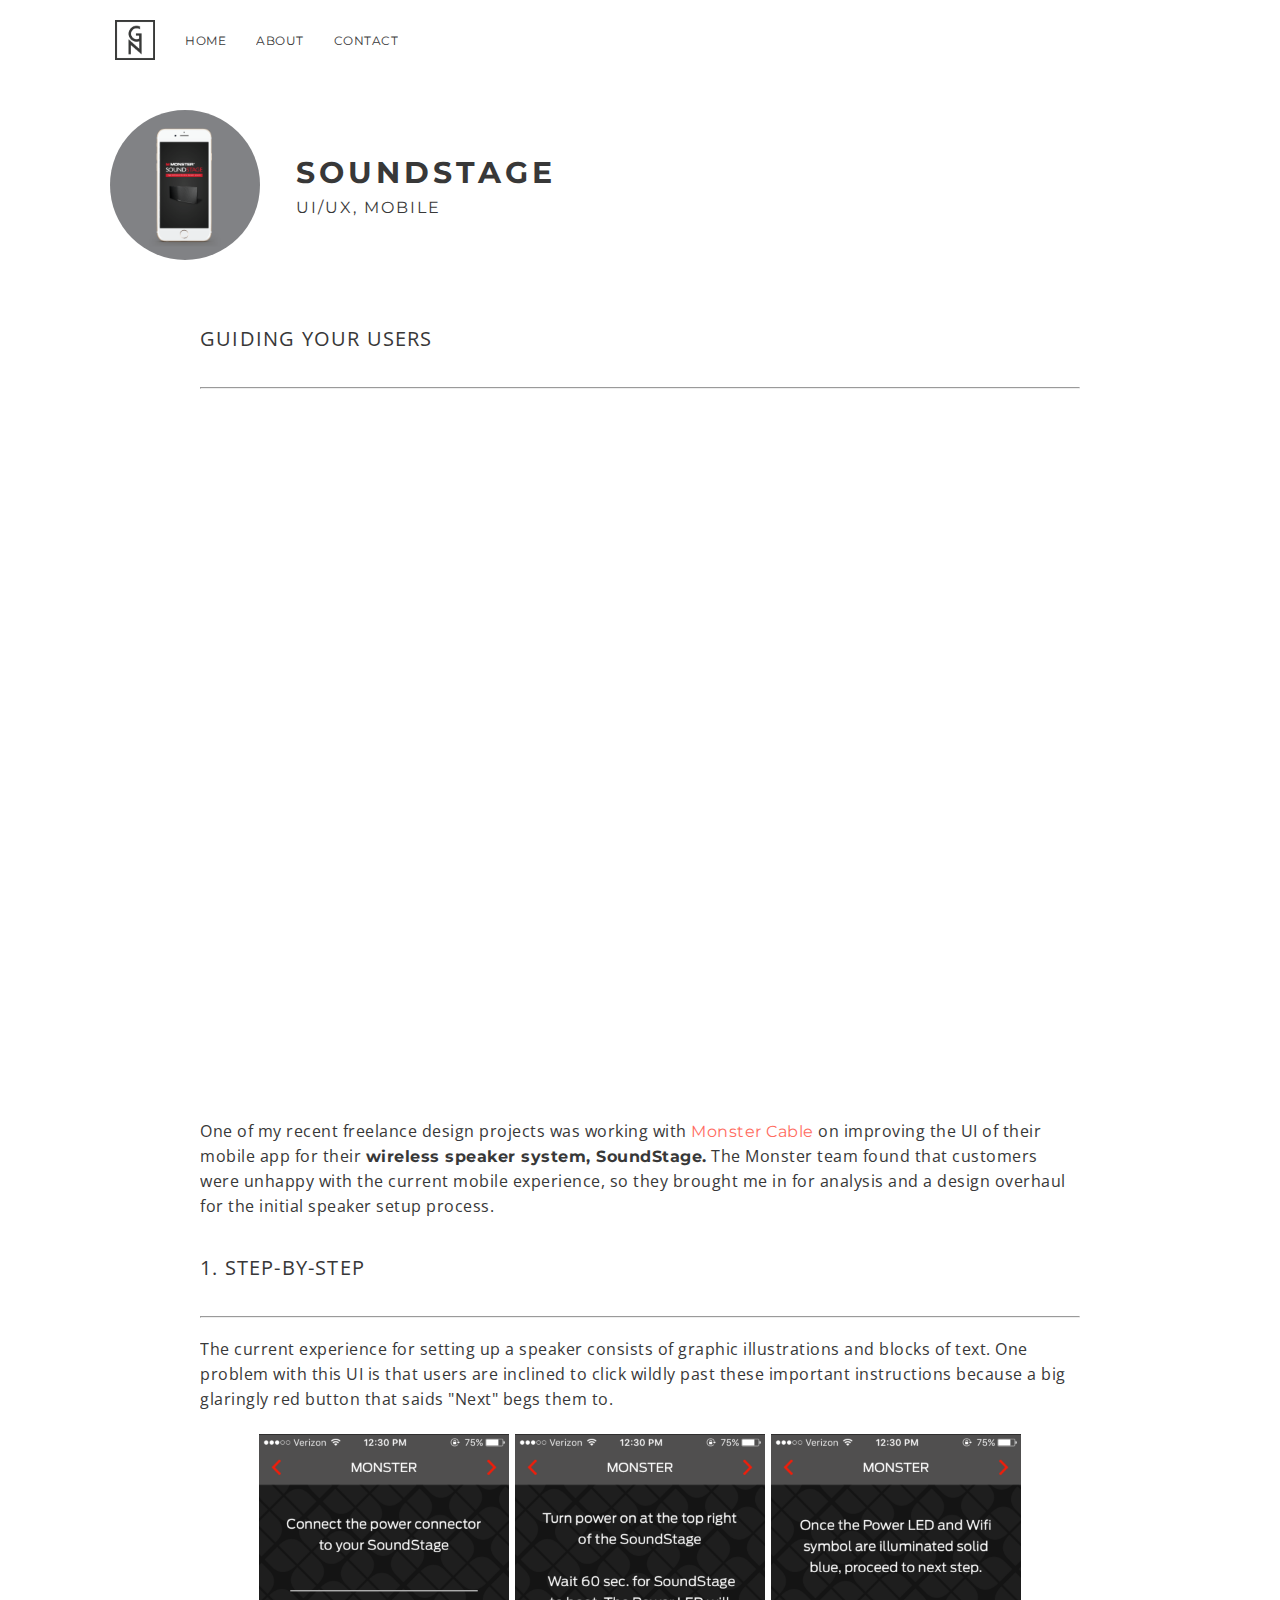
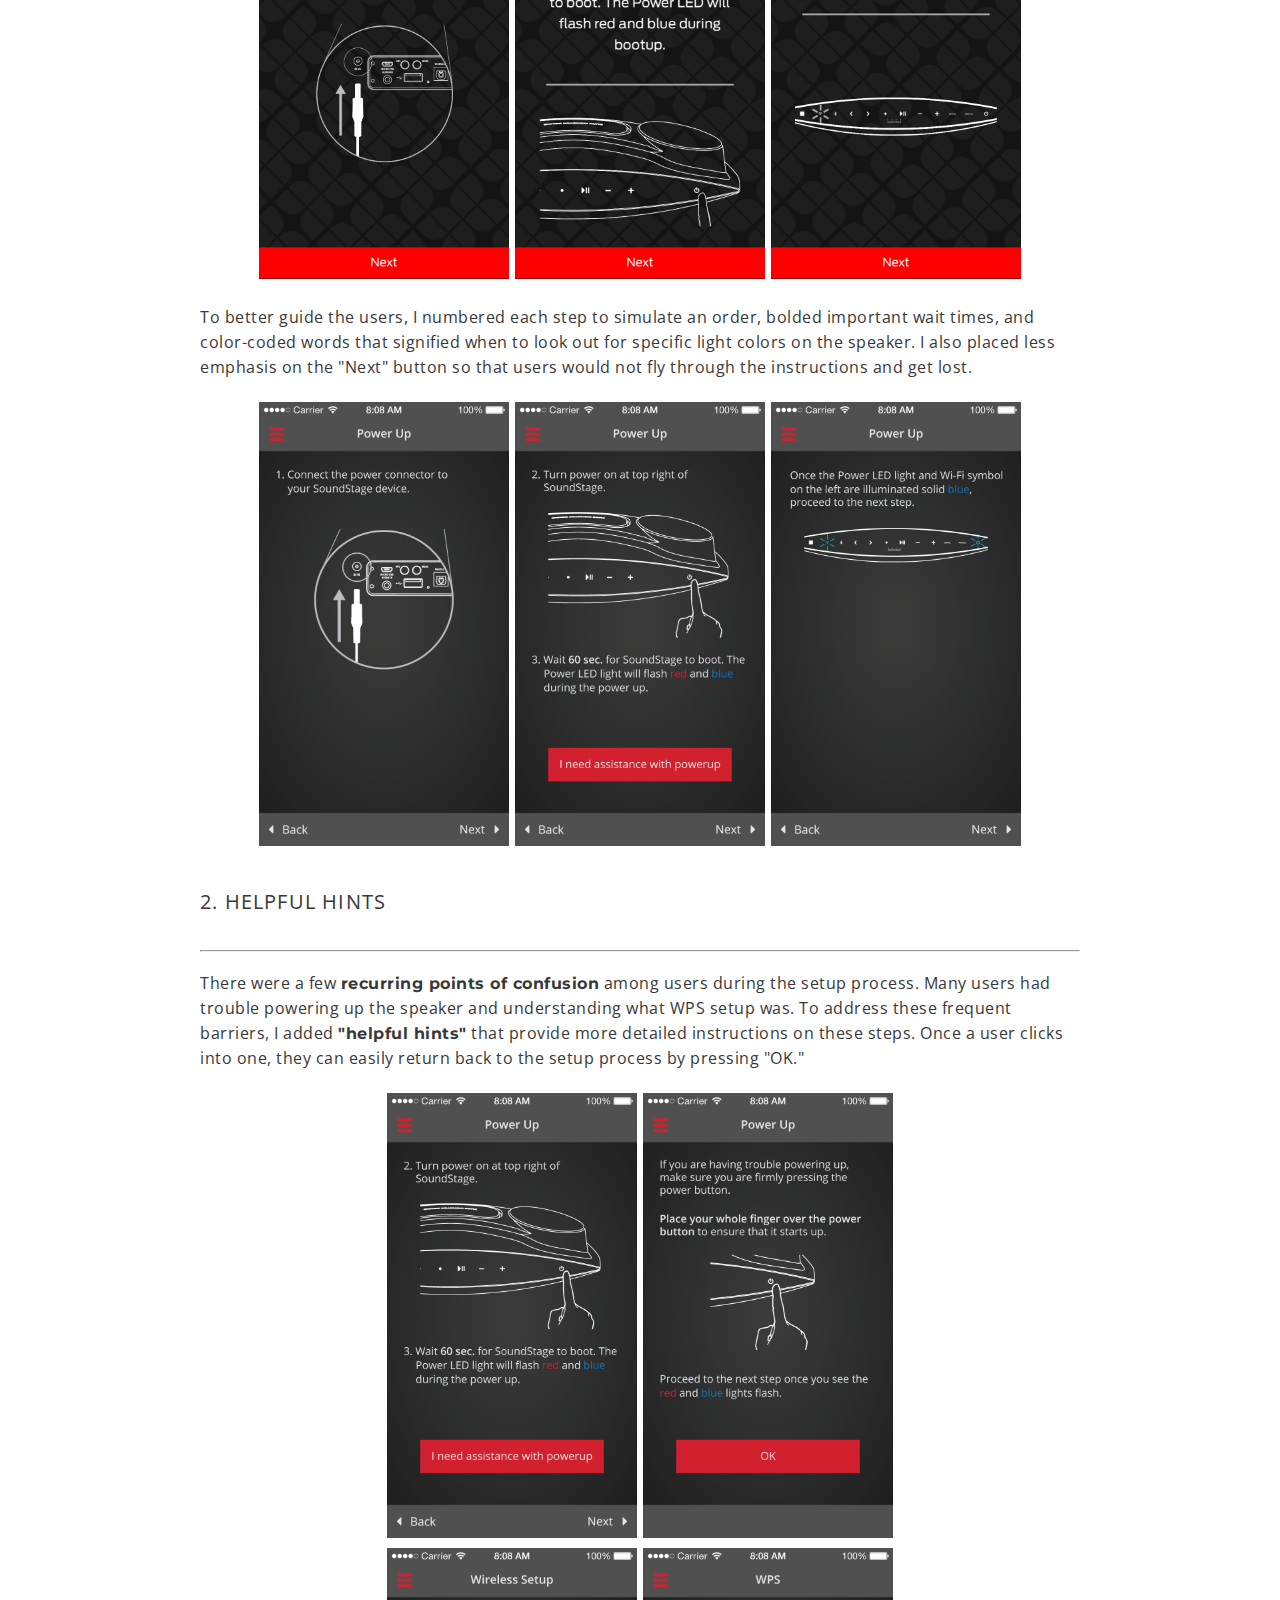
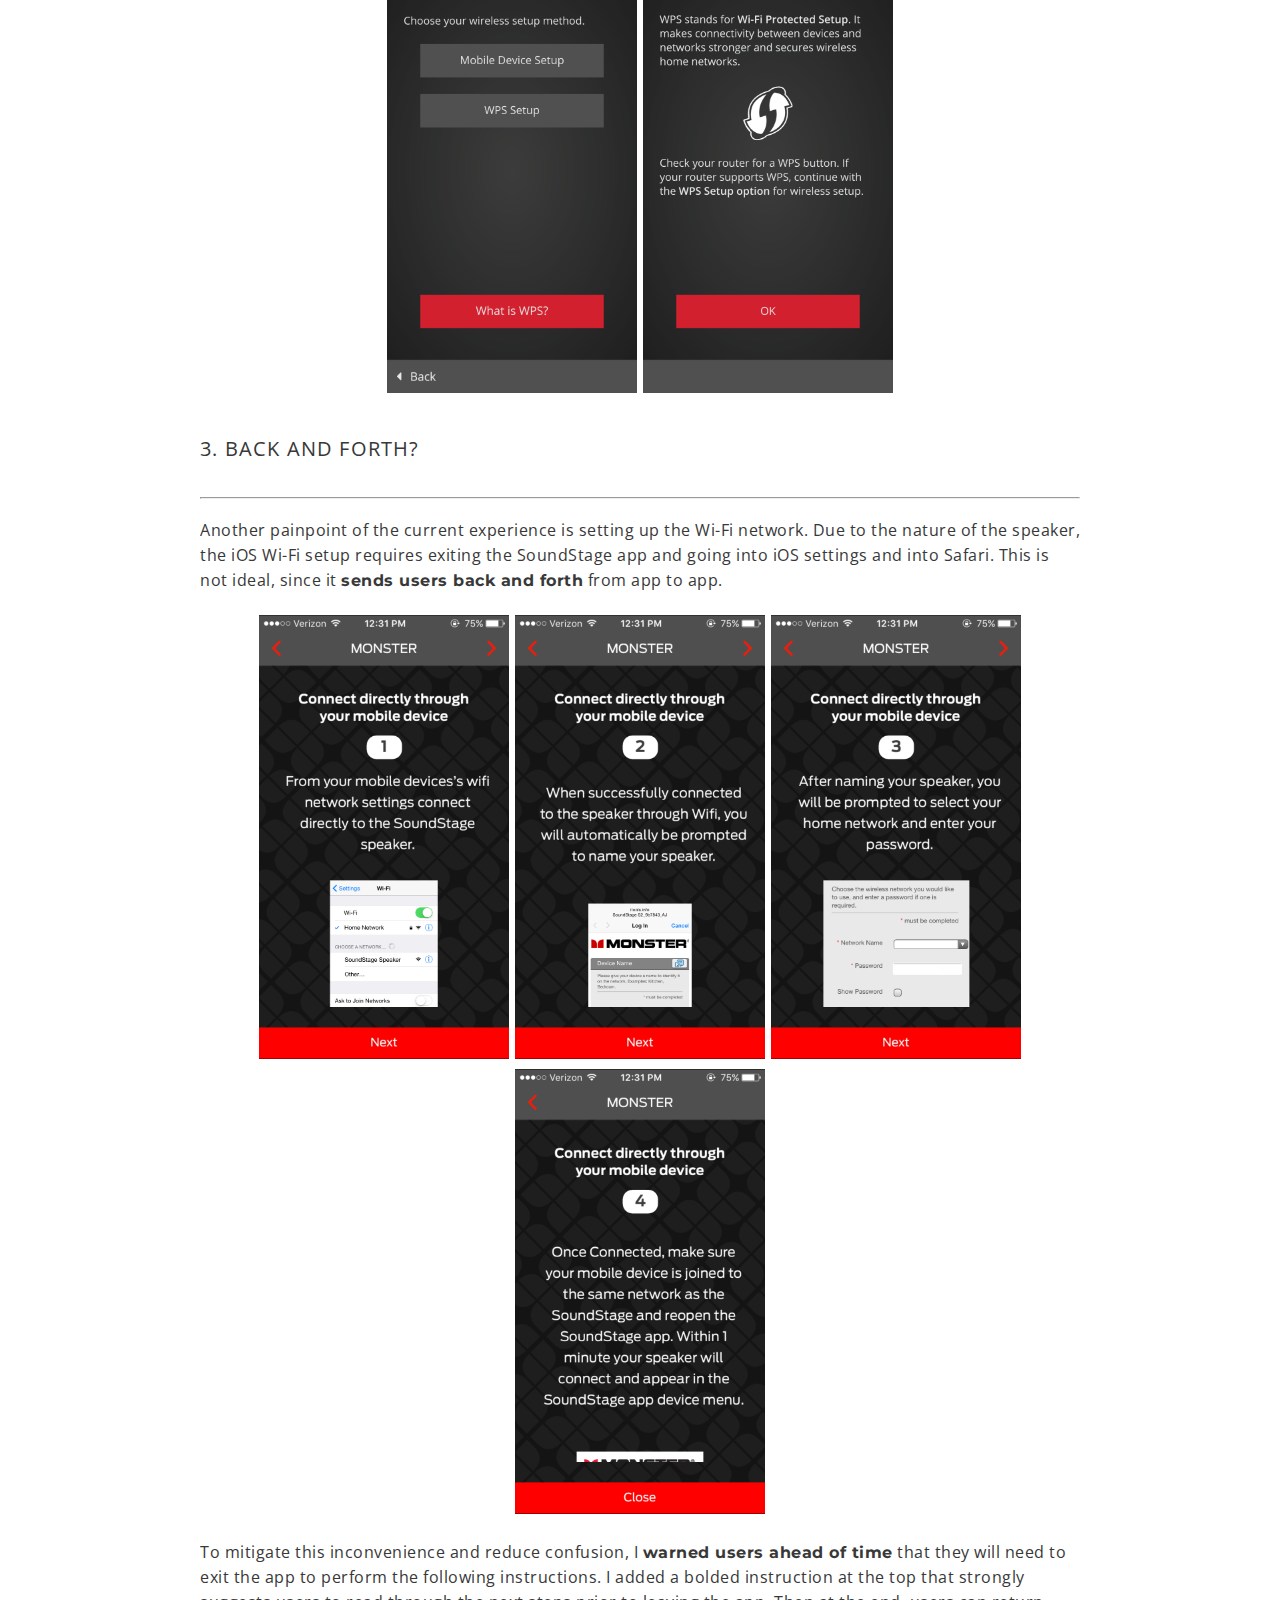
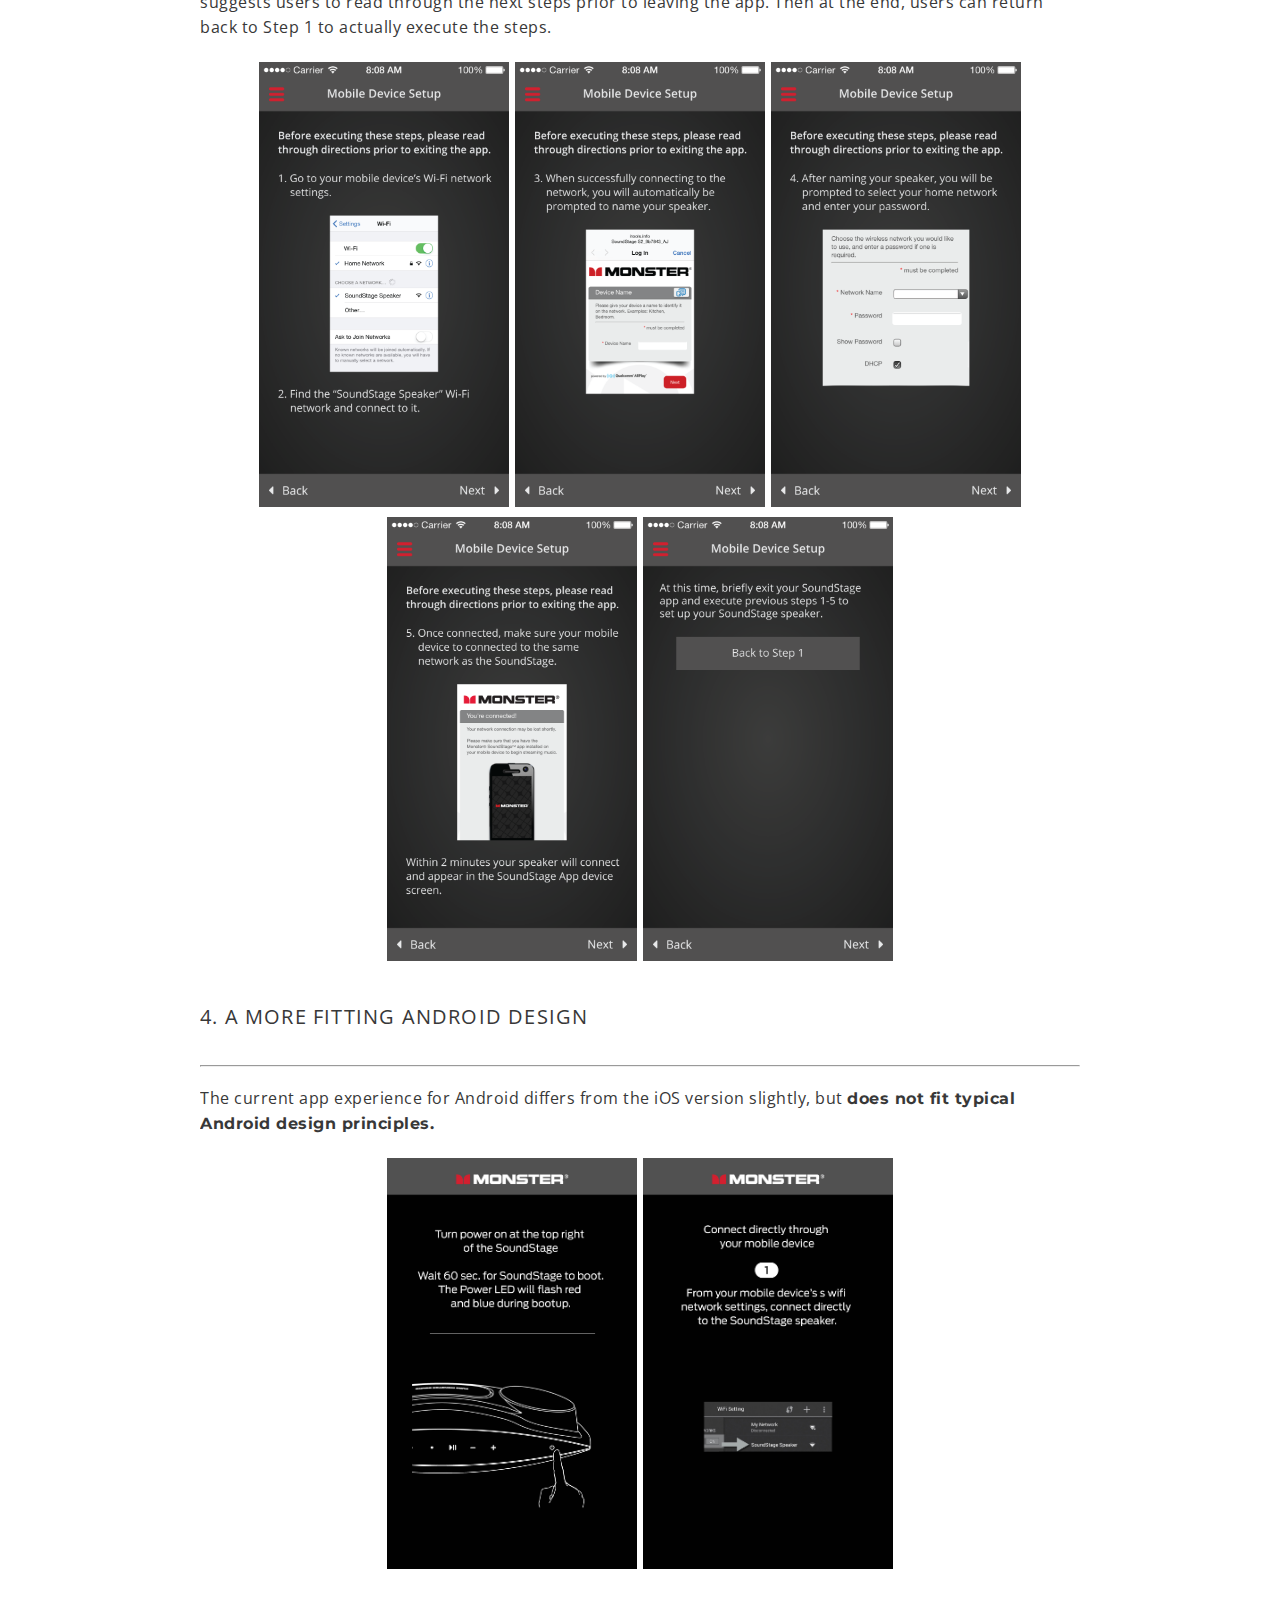
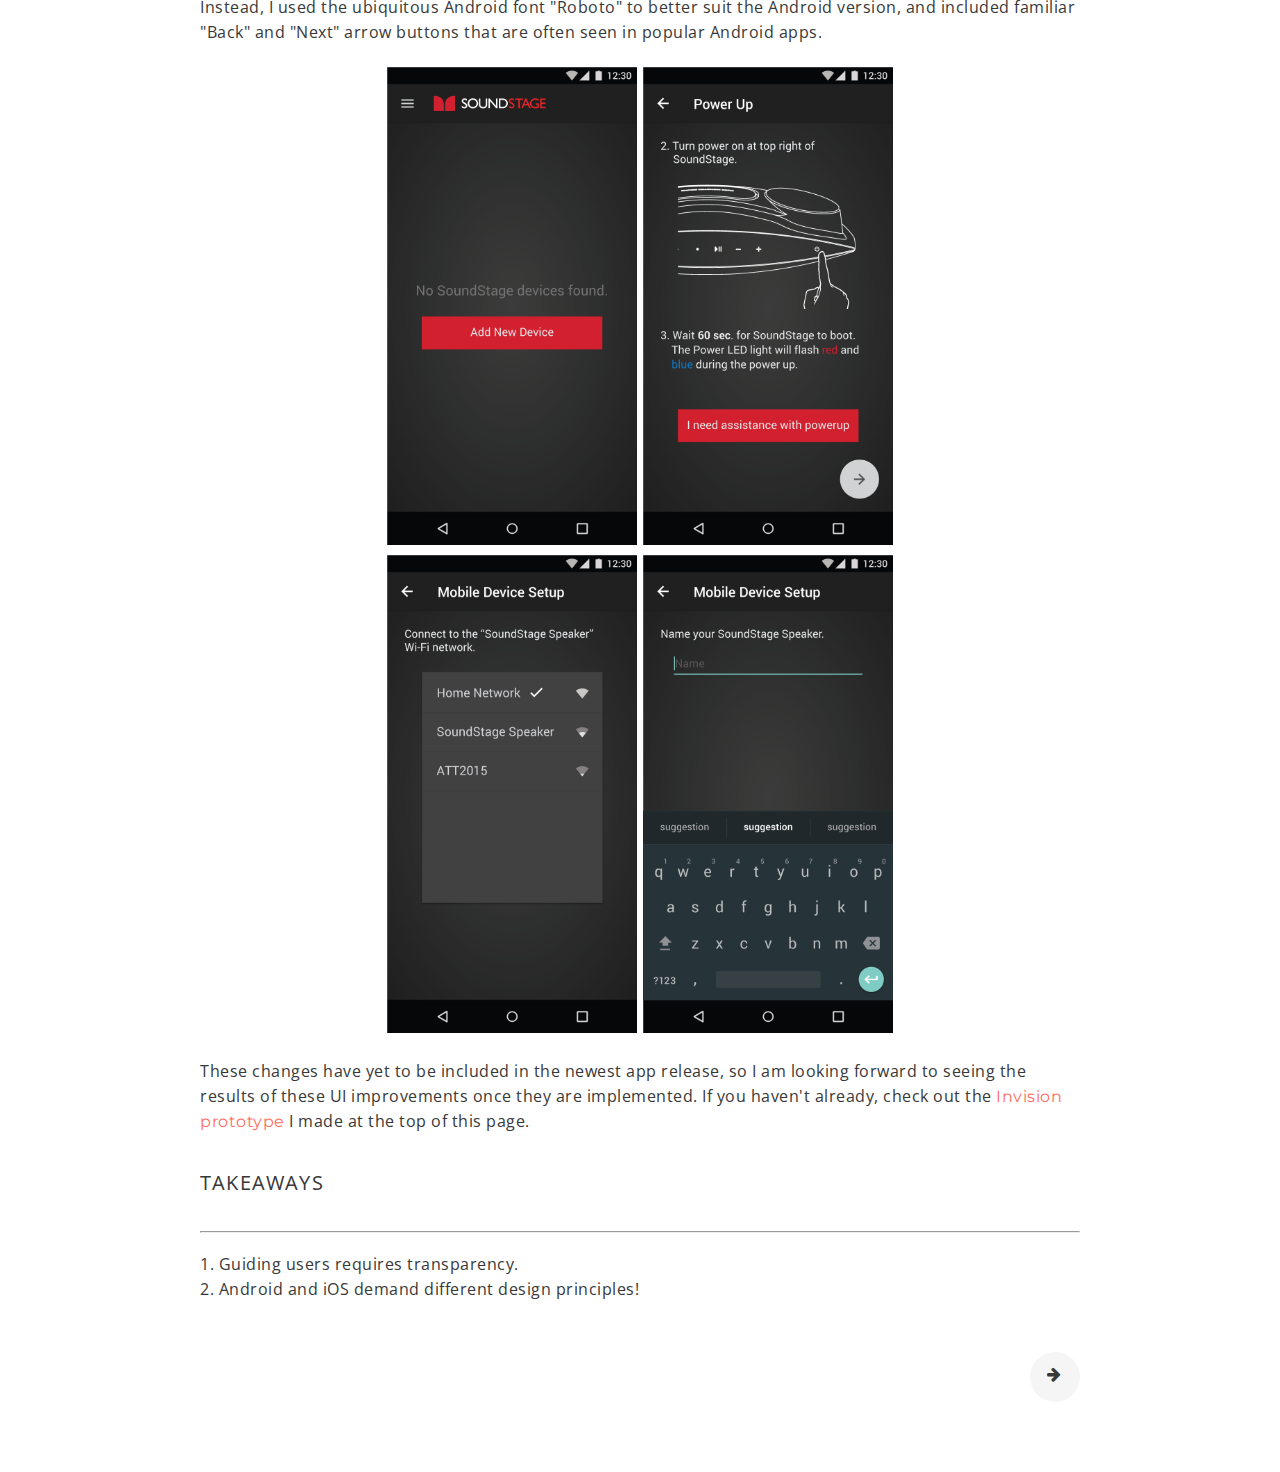
<file: soundstage.html>
<!DOCTYPE html>
<html>

<head>

	<title>Grace Noh's Design Portfolio</title>
	<link rel="stylesheet" type="text/css" href="main.css">
    <link rel="icon" type="image/png" href="images/favicon-32x32.png" sizes="32x32" />
    <link rel="icon" type="image/png" href="images/favicon-16x16.png" sizes="16x16" />
	<link href='https://fonts.googleapis.com/css?family=Montserrat:400,700' rel='stylesheet' type='text/css'>
	<link rel="stylesheet" href="https://maxcdn.bootstrapcdn.com/font-awesome/4.5.0/css/font-awesome.min.css">
	<link href='https://fonts.googleapis.com/css?family=Open+Sans:400,700' rel='stylesheet' type='text/css'>
    <meta name=viewport content="width=device-width, initial-scale=1">


</head>

<body>

	<div class="nav">
		
			<nav class="menu">
				<ul>

				<li><a href="home.html"><div id="logo"></div></a></li>
		        <li><a href="home.html">HOME</a></li>
		        <li><a href="about.html">ABOUT</a></li>
		        <li><a href="contact.html">CONTACT</a></li>

		      	</ul>


	      	</nav>
	    
	</div>

    <div class="bio">
        <img src="images/soundstage-mock.png" class="portfolio-profile">

        <div class="name">

            <h1>SoundStage</h1>
            <h2>UI/UX, Mobile</h2>

        </div>


    </div>

    <div class="description">

    <h5>Guiding Your Users</h5>
	<hr>

	    <div class="prototype">
	    <iframe id="prototype" align="middle" width="438" height="930" src="http://invis.io/W3570KX9P" frameborder="0" allowfullscreen></iframe>
	    </div>
    
    <p>One of my recent freelance design projects was working with <a href="https://www.monsterproducts.com/" target="_blank">Monster Cable</a> on improving the UI of their mobile app for their <p1>wireless speaker system, SoundStage.</p1> The Monster team found that customers were unhappy with the current mobile experience, so they brought me in for analysis and a design overhaul for the initial speaker setup process.</p>
    
    <h5>1. Step-by-Step</h5>
    <hr><br>
    <p>The current experience for setting up a speaker consists of graphic illustrations and blocks of text. One problem with this UI is that users are inclined to click wildly past these important instructions because a big glaringly red button that saids "Next" begs them to. </p>
    <br>

    <div class="collage">

    	<img src="images/monster-3.PNG" class="small-pic">
    	<img src="images/monster-1.PNG" class="small-pic">
    	<img src="images/monster-2.PNG" class="small-pic">
    </div>	
    <br>
    <p>To better guide the users, I numbered each step to simulate an order, bolded important wait times, and color-coded words that signified when to look out for specific light colors on the speaker. I also placed less emphasis on the "Next" button so that users would not fly through the instructions and get lost.</p>
    <br>

    <div class="collage">

    	<img src="images/monster-new-1.png" class="small-pic">
    	<img src="images/monster-new-2.png" class="small-pic">
    	<img src="images/monster-new-3.png" class="small-pic">

    </div>	

    <h5>2. Helpful Hints</h5>
    <hr><br>
    <p>There were a few <p1>recurring points of confusion</p1> among users during the setup process. Many users had trouble powering up the speaker and understanding what WPS setup was. To address these frequent barriers, I added <p1>"helpful hints"</p1> that provide more detailed instructions on these steps. Once a user clicks into one, they can easily return back to the setup process by pressing "OK."</p>
    <br>

    <div class="collage">

    	<img src="images/monster-new-2.png" class="small-pic">
    	<img src="images/helpful-hint-1.png" class="small-pic">
    	<br>
    	<img src="images/monster-setup.png" class="small-pic">
    	<img src="images/helpful-hint-2.png" class="small-pic">
    </div>	

    <h5>3. Back and Forth?</h5>
    <hr><br>
    <p>Another painpoint of the current experience is setting up the Wi-Fi network. Due to the nature of the speaker, the iOS Wi-Fi setup requires exiting the SoundStage app and going into iOS settings and into Safari. This is not ideal, since it <p1>sends users back and forth</p1> from app to app.</p>
    <br>

    <div class="collage">

    	<img src="images/monster-4.PNG" class="small-pic">
    	<img src="images/monster-5.PNG" class="small-pic">
    	<img src="images/monster-6.PNG" class="small-pic">
    	<img src="images/monster-7.PNG" class="small-pic">
    </div>	
    
    <br>
    <p>To mitigate this inconvenience and reduce confusion, I <p1>warned users ahead of time</p1> that they will need to exit the app to perform the following instructions. I added a bolded instruction at the top that strongly suggests users to read through the next steps prior to leaving the app. Then at the end, users can return back to Step 1 to actually execute the steps.</p>
    <br>

    <div class="collage">

    	<img src="images/monster-new-4.png" class="small-pic">
    	<img src="images/monster-new-5.png" class="small-pic">
    	<img src="images/monster-new-6.png" class="small-pic">
    	<br>
    	<img src="images/monster-new-7.png" class="small-pic">
    	<img src="images/monster-new-8.png" class="small-pic">
    </div>	

    <h5>4. A More Fitting Android Design</h5>
    <hr><br>

    <p>The current app experience for Android differs from the iOS version slightly, but <p1>does not fit typical Android design principles.</p1></p>
    <br>
    <div class="collage">

    	<img src="images/monster-android-1.jpg" class="small-pic">
    	<img src="images/monster-android-2.jpg" class="small-pic">

    </div>	
    <br>
    <p>Instead, I used the ubiquitous Android font "Roboto" to better suit the Android version, and included familiar "Back" and "Next" arrow buttons that are often seen in popular Android apps.</p>
    <br>
    <div class="collage">

    	<img src="images/monster-android-new-1.png" class="small-pic">
    	<img src="images/monster-android-new-2.png" class="small-pic">
        <br>
    	<img src="images/monster-android-new-3.png" class="small-pic">
    	<img src="images/monster-android-new-4.png" class="small-pic">
    </div>
    <br>
    <p>These changes have yet to be included in the newest app release, so I am looking forward to seeing the results of these UI improvements once they are implemented. If you haven't already, check out the <a href="#top">Invision prototype</a> I made at the top of this page.</p>

	<h5>Takeaways</h5>
	<hr><br>
	<p>
	1. Guiding users requires transparency.
	<br>
	2. Android and iOS demand different design principles!
	</p>


	</div>
	<div class="nav-projects">

		<a class="next" href="rugged.html">
			<div class="icon">
				<i class="fa fa-arrow-right"></i>
			</div>

		</a>
	</div>


</body>

</html>
</file>
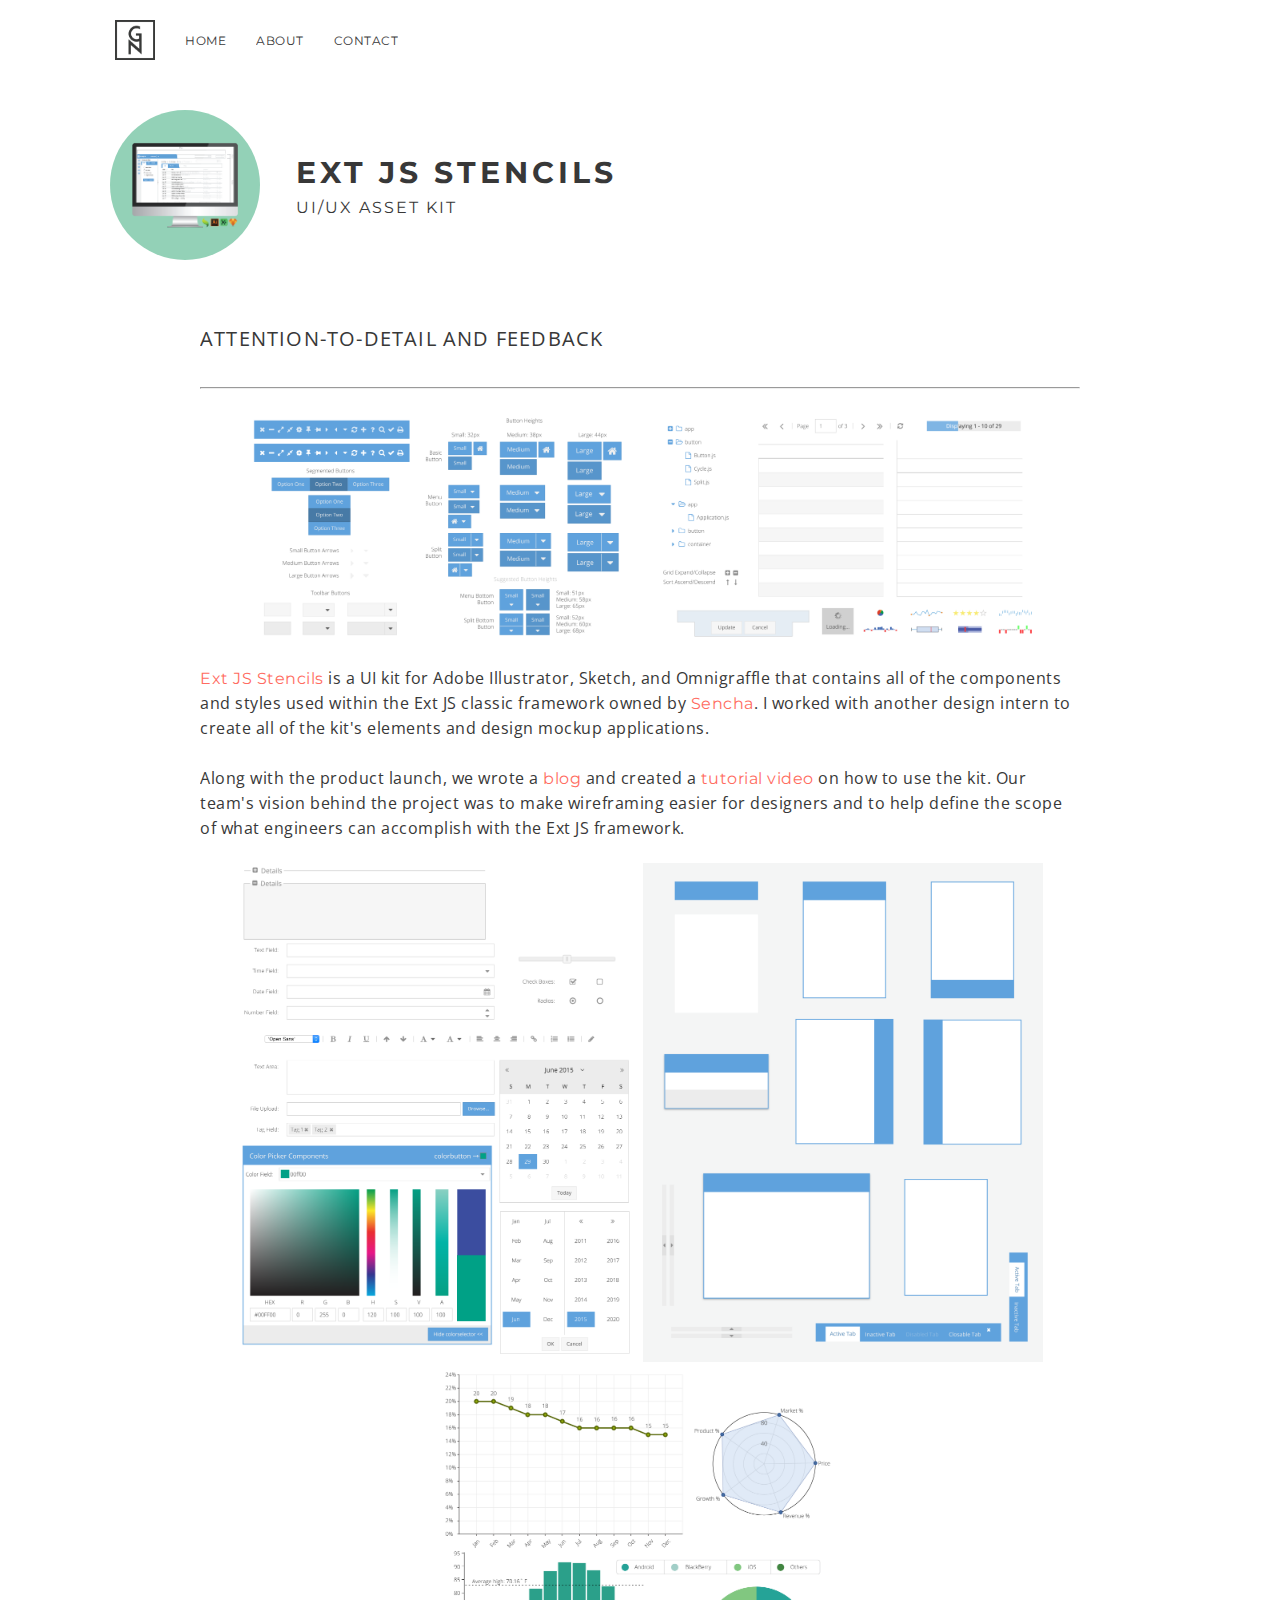
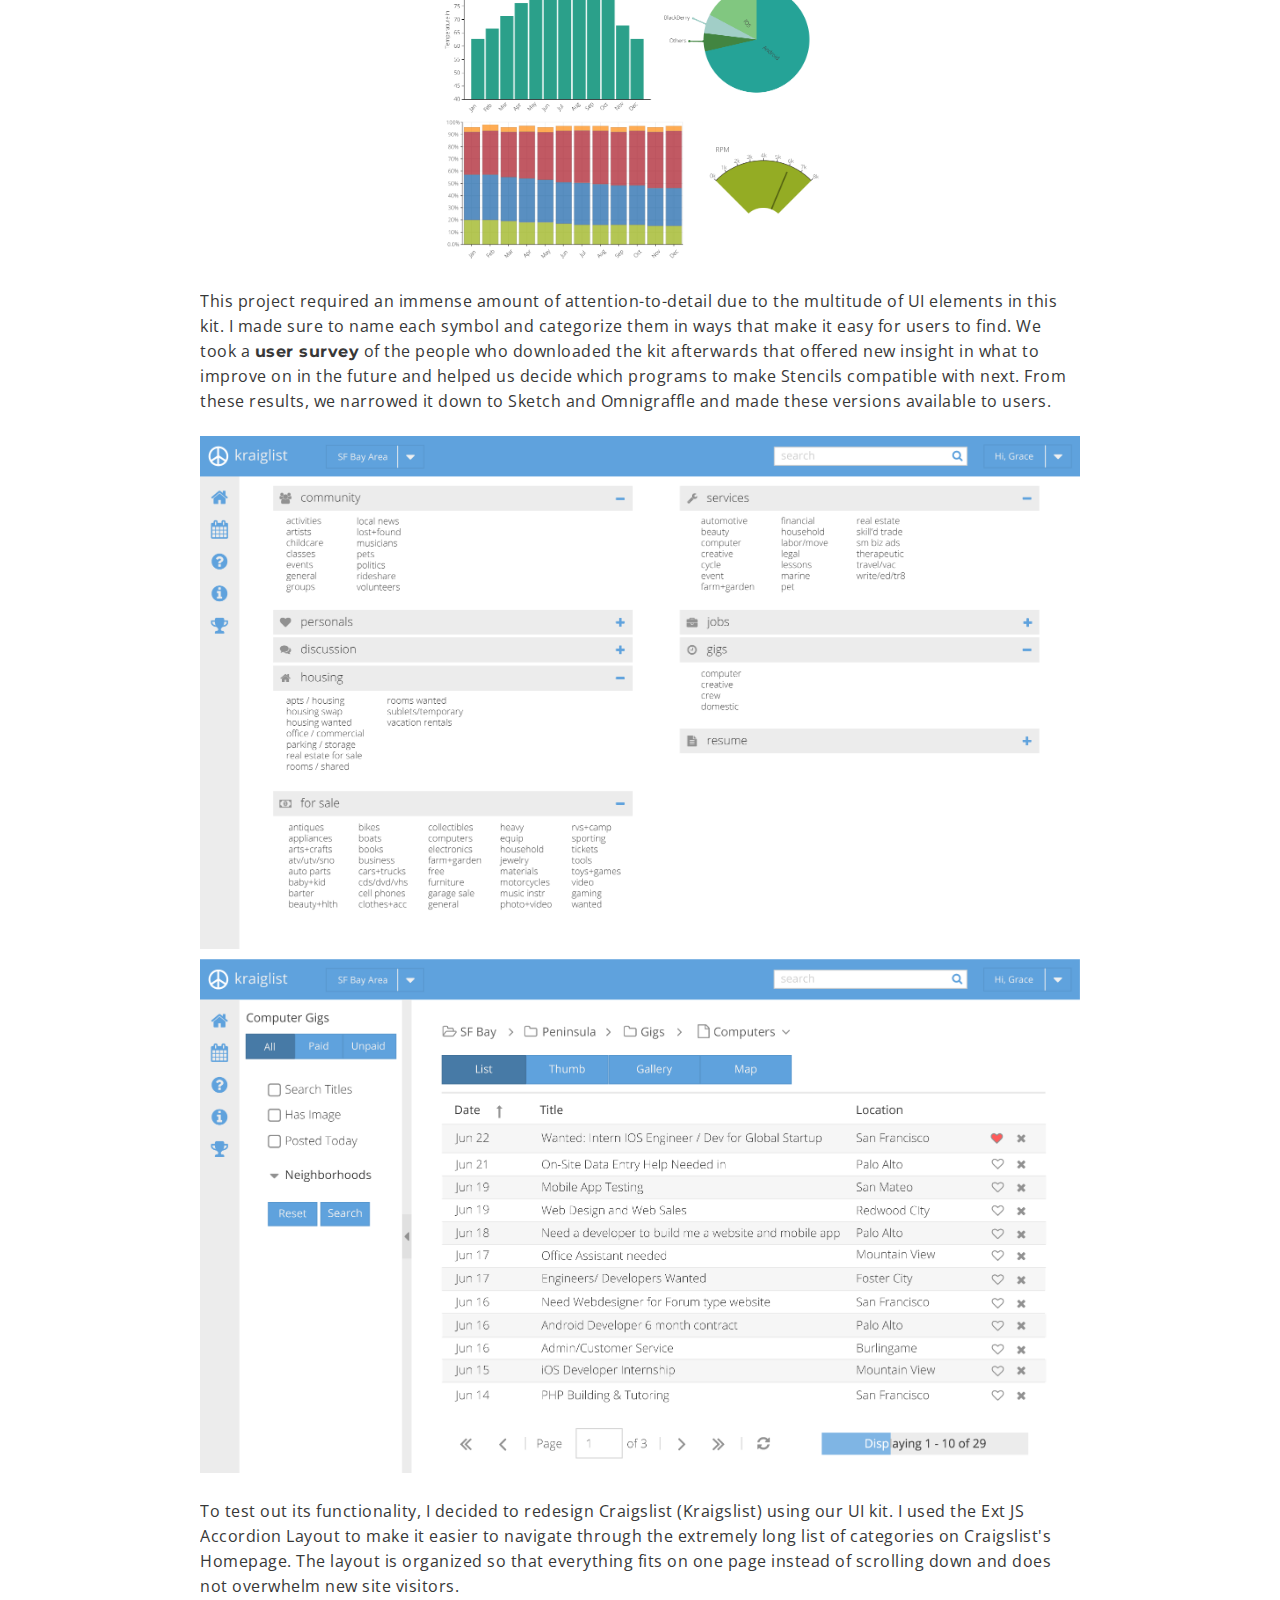
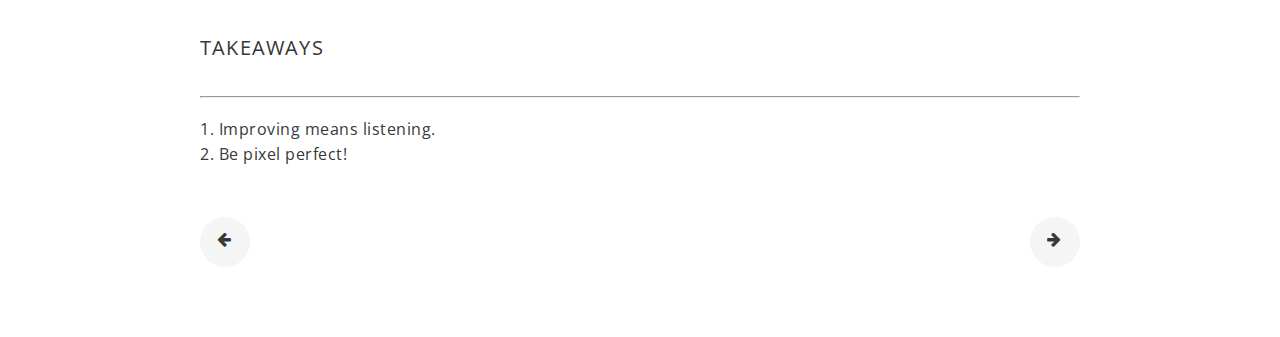
<file: stencils.html>
<!DOCTYPE html>
<html>

<head>

	<title>Grace Noh's Design Portfolio</title>
	<link rel="stylesheet" type="text/css" href="main.css">
    <link rel="icon" type="image/png" href="images/favicon-32x32.png" sizes="32x32" />
    <link rel="icon" type="image/png" href="images/favicon-16x16.png" sizes="16x16" />
	<link href='https://fonts.googleapis.com/css?family=Montserrat:400,700' rel='stylesheet' type='text/css'>
	<link rel="stylesheet" href="https://maxcdn.bootstrapcdn.com/font-awesome/4.5.0/css/font-awesome.min.css">
	<link href='https://fonts.googleapis.com/css?family=Open+Sans:400,700' rel='stylesheet' type='text/css'>
	<meta name=viewport content="width=device-width, initial-scale=1">


</head>

<body>

	<div class="nav">
		
			<nav class="menu">
				<ul>

				<li><a href="home.html"><div id="logo"></div></a></li>
		        <li><a href="home.html">HOME</a></li>
		        <li><a href="about.html">ABOUT</a></li>
		        <li><a href="contact.html">CONTACT</a></li>

		      	</ul>


	      	</nav>
	    
	</div>

    <div class="bio">
        <img src="images/stencils-framed.png" class="portfolio-profile">

        <div class="name">

            <h1>Ext JS Stencils</h1>
            <h2>UI/UX Asset Kit</h2>

        </div>


    </div>


    <div class="description">

    <h5>Attention-to-Detail and Feedback</h5>
	<hr><br>

   	<div class="collage">

    	<img src="images/stencils-1.png" class="pic">
    	<img src="images/stencils-2.png" class="pic">

    </div>
    <br>
    <p><a href="http://pages.sencha.com/Stencils.html" target="_blank">Ext JS Stencils</a> is a UI kit for Adobe Illustrator, Sketch, and Omnigraffle that contains all of the components and styles used within the Ext JS classic framework owned by <a href="http://sencha.com" target="_blank">Sencha</a>. I worked with another design intern to create all of the kit's elements and design mockup applications. <br><br>Along with the product launch, we wrote a <a href="https://www.sencha.com/blog/wireframing-made-easy-with-ext-js-stencils/" target="_blank">blog</a> and created a <a href="https://vimeo.com/134048575" target="_blank">tutorial video</a> on how to use the kit. Our team's vision behind the project was to make wireframing easier for designers and to help define the scope of what engineers can accomplish with the Ext JS framework.</p>
    <br>
    <div class="collage">

    	<img src="images/stencils-3.png" class="pic">
    	<img src="images/stencils-4.png" class="pic">
    	<img src="images/stencils-5.png" class="pic">

    </div>
    <br>
	<p>This project required an immense amount of attention-to-detail due to the multitude of UI elements in this kit. I made sure to name each symbol and categorize them in ways that make it easy for users to find. We took a <p1>user survey</p1> of the people who downloaded the kit afterwards that offered new insight in what to improve on in the future and helped us decide which programs to make Stencils compatible with next. From these results, we narrowed it down to Sketch and Omnigraffle and made these versions available to users.</p>
	<br>
    <div class="collage">

    	<img src="images/kraigslist.png" class="big-pic">
    	<img src="images/kraigslist2.png" class="big-pic">

    </div>
    <br>

	<p>To test out its functionality, I decided to redesign Craigslist (Kraigslist) using our UI kit. I used the Ext JS Accordion Layout to make it easier to navigate through the extremely long list of categories on Craigslist's Homepage. The layout is organized so that everything fits on one page instead of scrolling down and does not overwhelm new site visitors.</p>
	
	<h5>Takeaways</h5>
	<hr><br>
	<p>
	1. Improving means listening.
	<br>
	2. Be pixel perfect!
	</p>

	</div>

	<div class="nav-projects">
		<a class="prev" href="rugged.html">
			<div class="icon">
				<i class="fa fa-arrow-left"></i>
			</div>
		</a>

		<a class="next" href="restart.html">
			<div class="icon">
				<i class="fa fa-arrow-right"></i>
			</div>

		</a>
	</div>


</body>

</html>
</file>
<file: main.css>
* {
	margin: 0;
	padding: 0;
	text-decoration: none;
	font-family: 'Montserrat', sans-serif;
	color: #383838;
	letter-spacing: 2px;
	text-transform: uppercase;
	overflow-y: scroll;
	overflow-x: hidden;
}

a {
	text-transform: none;
	letter-spacing: 0.5px;
}

div {
    display: block;

}

h1 {
	font-size: 30px;
	font-weight: 700;
	letter-spacing: 4px;

}

h2 {
	font-size: 16px;
	font-weight: 400;
	margin-top: 7px;

}

h3 {
	visibility: hidden;
	opacity: 0;
	text-align: center;
	font-size: 20px;
	font-weight: 700;
	-webkit-transition: opacity 0.5s; /* Safari */
    transition: opacity 0.5s;
}

h4 {
	font-size: 12px;
	font-weight: 400;
	text-align: center;
	visibility: hidden;
	opacity: 0;
	-webkit-transition: opacity 0.5s; /* Safari */
    transition: opacity 0.5s;
    margin-top: 5px;
}

h5 {
	font-family: 'Open Sans', sans-serif;
	font-size: 20px;
	font-weight: normal;
	color: #383838;
	letter-spacing: 1.2px;
	padding-top: 35px;
	padding-bottom: 35px;
    text-transform: uppercase;
}

p {
	font-family: 'Open Sans', sans-serif;
	font-size: 16px;
	font-weight: normal;
	color: #383838;
    line-height: 25px;
    text-transform: none;
    letter-spacing: 0.5px;
}

p1 {
	font-weight: bold;
	text-transform: none;
	letter-spacing: 0.5px;

}


.nav {
	position: fixed;
	background-color: white;
	display: table;
	z-index: 1000;
	width: 100%;
	float: top;
	padding-left: 100px;
	top: 0;
}

.menu ul {
	display: table-row;
  
}

.menu ul li {
	display: table-cell;
	height: 80px;
	list-style-type: none;
	padding: 0px 15px;
	vertical-align: middle;
	font-size: 12px;
	float: left;
}

.menu li:last-child {
	float: right;
	padding-right: 0;
}

.menu ul li a:hover {
	color: #E6E7E8;
}

.menu ul li a {
	display: table-cell;
	vertical-align: middle;
	height: 80px;
	-webkit-transition: color 0.5s; /* Safari */
    transition: color 0.5s;
}

#logo {
	width: 40px;
	height: 40px;
	background-image: url(images/logo.png);
	background-size: cover;
	background-position: center;
	-webkit-transition: background-image 0.5s; /* Safari */
    transition: background-image 0.5s;
}

#logo:hover {
	background-image: url(images/white-logo.png);
}

.bio {
	padding: 30px 0 30px 110px; 
	background-color: white;
	position: relative;
	margin: 80px 0 0;

}

.profile-pic {
	width: 150px;
	vertical-align:middle;
	display: inline-block;
}

.name {
	display: inline-block;
	margin-left: 30px;
	vertical-align:middle;

}

nav.social-icons ul li a{
  	background-color: #fff;
  	border-radius: 50%;
  	display: inline-block;
	width: 30px;
	height: 30px;
	font-size: 13px;
	text-align: center;
    vertical-align: bottom;
	text-align: center;
	line-height: 30px;
	overflow: hidden;
	-webkit-transition: background-color 0.5s; /* Safari */
    transition: background-color 0.5s;
}

.fa{
	color: #383838;
	-webkit-transition: color 0.5s; /* Safari */
    transition: color 0.5s;
}

nav.social-icons ul li a:hover .fa {
	color: white;
}

nav.social-icons ul li a:hover{
  	background-color: #383838;
  	color: white;
}

nav.social-icons ul li {
	display: inline-block;
	padding-right: 15px;
}

nav.social-icons ul {
  	display: inline-block;
  	text-align: left;
}

.social-icons {
	padding: 12px 12px 12px 0;
}

/* Home */
.wrapper {
	max-width: 100%;
	padding: 20px 20px 20px 20px;
}

.square {
    float:left;
    position: relative;
    width: 30%;
    padding-bottom : 30%; /* = width for a 1:1 aspect ratio */
    margin:1.66%;
    background-color: white;
    overflow: hidden;
    opacity: 1;

}

a:hover h3 {
	visibility: visible;
	opacity: 1;
}

a:hover h4 {
	visibility: visible;
	opacity: 1;
}

.content {
    position:absolute;
    height: 90%; /* = 100% - 2*5% padding */
    width: 90%; /* = 100% - 2*5% padding */
    padding: 5%;
    
}

.table{
    display:table;
    width:100%;
    height:100%;
}
.table-cell{
    display:table-cell;
    vertical-align:middle;
}

.bg{
    background-position:center center;
    background-repeat:no-repeat;
    background-size:cover; /* you change this to "contain" if you don't want the images to be cropped */
    color:#fff;
}

.img1{
    background-image: url(images/soundstage-mock.png);
	-webkit-transition: background-image 0.5s; /* Safari */
    transition: background-image 0.5s;
}

.img1:hover {
	background-image: url(images/soundstage-mock-30.png);
}

.img2{
    background-image: url(images/rugged-mock03.png);
	-webkit-transition: background-image 0.5s; /* Safari */
    transition: background-image 0.5s;
}

.img2:hover {
	background-image: url(images/rugged-mock03-30.png);
}

.img3 {
    background-image: url(images/stencils-framed.png);
	-webkit-transition: background-image 0.5s; /* Safari */
    transition: background-image 0.5s;
}

.img3:hover {
	background-image: url(images/stencils-framed-30.png);
}

.img4{
    background-image: url(images/restart-framed.png);
	-webkit-transition: background-image 0.5s; /* Safari */
    transition: background-image 0.5s;
}

.img4:hover {
	background-image: url(images/restart-framed-30.png);
}

.img5{
    background-image: url(images/infographic-framed.png);
    -webkit-transition: background-image 0.5s; /* Safari */
    transition: background-image 0.5s;
}

.img5:hover {
	background-image: url(images/infographic-framed-30.png);
}

.img6{
    background-image: url(images/fiatlux-framed.png);
    -webkit-transition: background-image 0.5s; /* Safari */
    transition: background-image 0.5s;
}

.img6:hover {
	background-image: url(images/fiatlux-framed-30.png);
}

.img7{
    background-image: url(images/googlantis-framed.jpg);
    -webkit-transition: background-image 0.5s; /* Safari */
    transition: background-image 0.5s;
}

.img7:hover {
	background-image: url(images/googlantis-framed-30.png);
}

.img8{
    background-image: url(images/sencha-icons-framed.png);
    -webkit-transition: background-image 0.5s; /* Safari */
    transition: background-image 0.5s;
}

.img8:hover {
	background-image: url(images/sencha-icons-framed-30.png);
}

.img9{
    background-image: url(images/legacy-framed.png);
    -webkit-transition: background-image 0.5s; /* Safari */
    transition: background-image 0.5s;
}

.img9:hover {
	background-image: url(images/legacy-framed-30.png);
}

.crop {
    height: 400px;
    overflow: hidden;
    margin-bottom: 35px;
    margin-top: 35px;
    text-align: center;
}

.crop img {
   
    height: 600px;
    margin: -30px 0 0 -50px;
}

.pic {
	width: 400px;
	max-width: 100%;
	display: inline-block;
	vertical-align: middle;
	margin-bottom: 3px;
	margin-top: 3px;
}

.big-pic {
	width: 1000px;
	max-width: 100%;
	display: inline-block;
	margin-bottom: 3px;
	margin-top: 3px;
}

.small-pic {
	width: 250px;
	max-width: 100%;
	display: inline-block;
	margin-bottom: 3px;
	margin-top: 3px;
}

/* About */

.about {
	padding: 0 200px 50px 200px;

}

/* Contact */

.contact {
	padding: 0 200px 50px 200px;
}

/* Projects */

.portfolio-profile {
	width: 150px;
	vertical-align:middle;
	display: inline-block;
	border-radius: 50%;
}

.description a {
	color: #FF6C61;
	opacity: 1;
    -webkit-transition: opacity 0.5s; /* Safari */
    transition: opacity 0.5s;
}

.description a:hover {
	color: #FF6C61;
	opacity: 0.3;
}

.description {
	padding: 0px 200px 50px 200px;
}

.collage {
	text-align: center;
}

.prototype {
	text-align: center;
	margin-top: -100px;
	margin-bottom: -100px;
}

#prototype {
	transform: scale(0.7);
}

.nav-projects {
	padding: 0px 200px 70px 200px;
}

.icon {
	width: 50px;
	height: 50px;
	background-color: #f5f5f5;
	border-radius: 50%;
	line-height: 50px;
	text-align: center;
	display: inline-block;
	float: left;
	overflow: hidden;
	-webkit-transition: background-color 0.5s; /* Safari */
    transition: background-color 0.5s;

}

.icon:hover {
	background-color: #383838;
}


.icon:hover .fa {
	color: white;
}

.next {
	float: right;
}

/* MEDIA QUERIES */

/* For any screen under 1024px, usually tablets and phones, add the following styles */
@media (max-width: 1024px) {
  /* Since 3 columns don't horizontally fit anymore, just make columns screen-wide */
  .nav {
	  padding-left: 50px;
  }

  .bio {
	padding: 30px 0 30px 60px; 
  }

  .about {
	padding: 0 150px 50px 150px;

  }

  .contact {
	padding: 0 150px 50px 150px;

  }

  .description {
	padding: 0px 150px 50px 150px;
  }

  .pic {
  	width: 300px;
  }

  .small-pic {
  	width: 200px;
  }
}

/* For any screen under 640px, usually phones, add the following styles */
@media (max-width: 640px) {
  /* Hide anything with this class when the screen size is small enough */
  .hide-mobile {
    display: none;
  }

  .nav {
  	padding-left: 10px;
  }
  .bio {
	text-align: center;
	padding: 30px 0 30px 0px; 

  } 
  .profile-pic {
	width: 150px;
	margin-bottom: 10px;
  }

  .name {
	margin-left: 0px;
	vertical-align:middle;
	display: block;

  }

  nav.social-icons ul li a{
  	margin-top: 10px;
	width: 40px;
	height: 40px;
	font-size: 16px;
	line-height: 45px;
	text-align: center;
	vertical-align: bottom;
  }

  .social-icons {
	padding: 12px 12px 0px 12px;
  }

  .about {
	padding: 0 25px 50px 25px;

  }

  .contact {
	padding: 0 25px 50px 25px;

  }

  .description {
	padding: 0px 25px 50px 25px;
  }

  .prototype {
  	overflow: none;
  }

  .portfolio-profile {
  	margin-bottom: 10px;
  }

  .nav-projects {
	padding: 0px 25px 35px 25px;
  }

  #prototype {
	transform: scale(0.6);
  }

  .square {
    position: relative;
    width: 100%;
    padding-bottom : 100%; /* = width for a 1:1 aspect ratio */
    margin:1.66%;
    background-color: white;
    overflow: hidden;
    opacity: 1;

  }
  .wrapper {
	padding: 10px 20px 10px 10px;
  }
}
</file>
